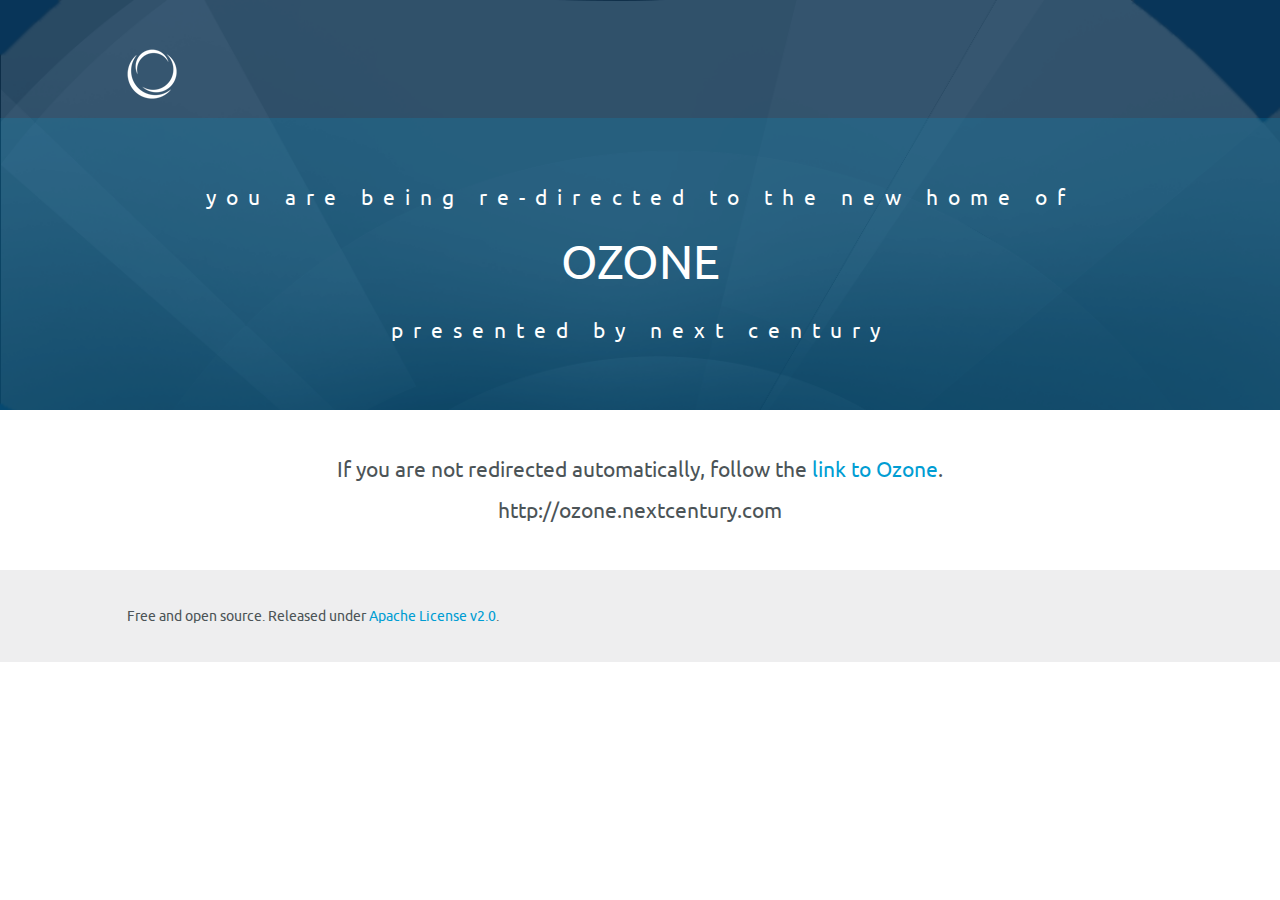
<file: index.html>
<!DOCTYPE HTML>
<!--[if lt IE 7]>      <html class="no-js lt-ie9 lt-ie8 lt-ie7"> <![endif]-->
<!--[if IE 7]>         <html class="no-js lt-ie9 lt-ie8"> <![endif]-->
<!--[if IE 8]>         <html class="no-js lt-ie9"> <![endif]-->
<!--[if gt IE 8]><!--> <html class="no-js"> <!--<![endif]-->
<html lang="en-US">
    <head>
        <meta charset="utf-8">
        <meta http-equiv="X-UA-Compatible" content="IE=edge,chrome=1">
        <title>Ozone Redirect</title>
        <meta name="description" content="">
        <meta name="viewport" content="width=device-width, initial-scale=1">
		<meta http-equiv="refresh" content="5;url=http://ozone.nextcentury.com">

        <link rel="stylesheet" href="css/normalize.min.css" />
        <link rel="stylesheet" href="css/icons.css" />
        <link rel="stylesheet" href="css/main.css" />

        <!--[if lt IE 9]>
            <script src="js/vendor/html5-3.6-respond-1.1.0.min.js"></script>
        <![endif]-->
    </head>
    <body>
         <div class="header-container">
            <header class="wrapper clearfix">
                <h1 class="title"><a href="index.html"><img src="img/logo_o.png" /></a></h1>
            </header>
        
            <div class="section-container one">
                <div class="wrapper clearfix">
                    <h2>You are being re-directed to the new home of</h2>
                    <h1>Ozone</h1>
					<h2>presented by Next Century</h2>
                    <nav class="one">
                    </nav>
                </div>
            </div>
        </div>
		<div class="main-container">
			<div class="main wrapper clearfix" style="text-align:center;">
				<!-- Note: don't tell people to `click` the link, just tell them that it is a link. -->
				<h2>If you are not redirected automatically, follow the <a href='http://ozone.nextcentury.com'>link to Ozone</a>.</h2>
				<h2>http://ozone.nextcentury.com</h2>
            </div>
        </div>

        <div class="footer-container">
            <footer class="wrapper clearfix">
                <p>Free and open source. Released under <a href="http://www.apache.org/licenses/LICENSE-2.0">Apache License v2.0</a>.</p>
            </footer>
        </div>

        <script>window.jQuery || document.write('<script src="js/vendor/jquery-1.11.1.min.js"><\/script>')</script>

        <script src="js/main.js"></script>
	</body>
</html>
</file>
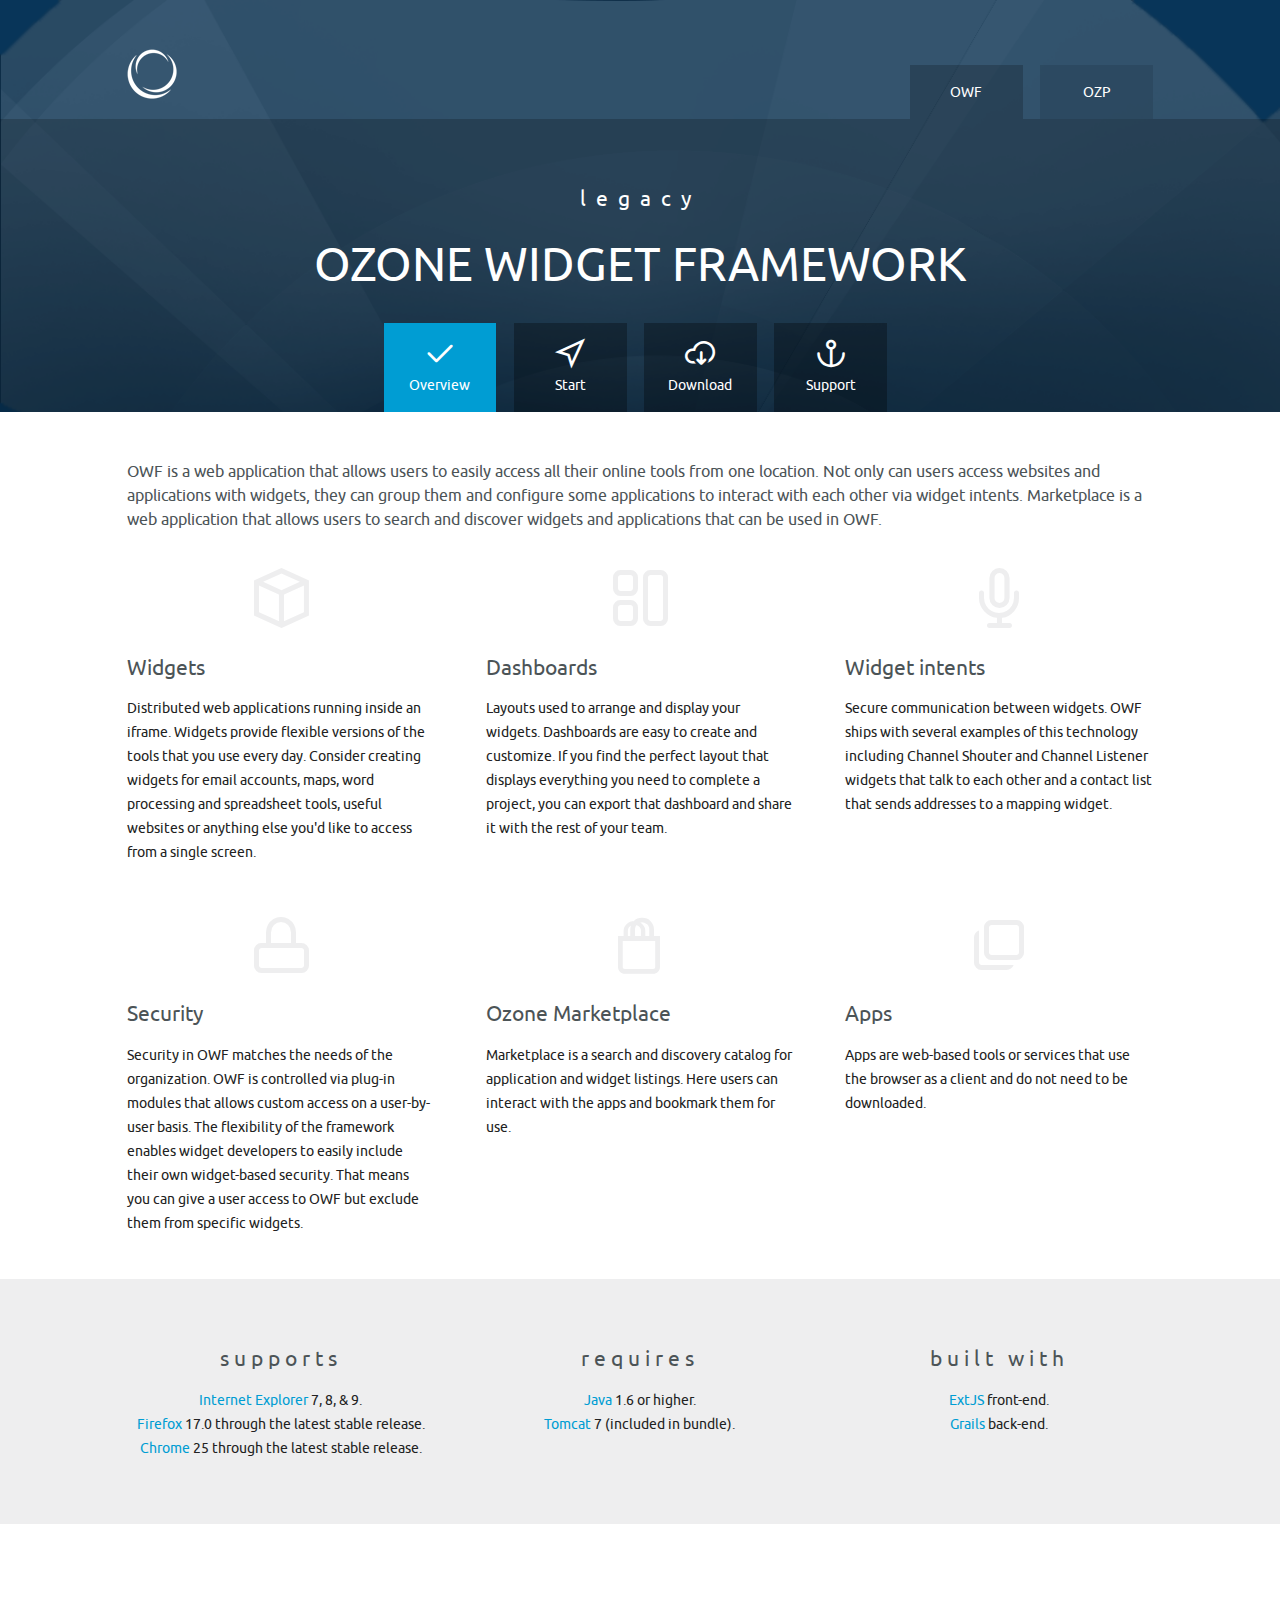
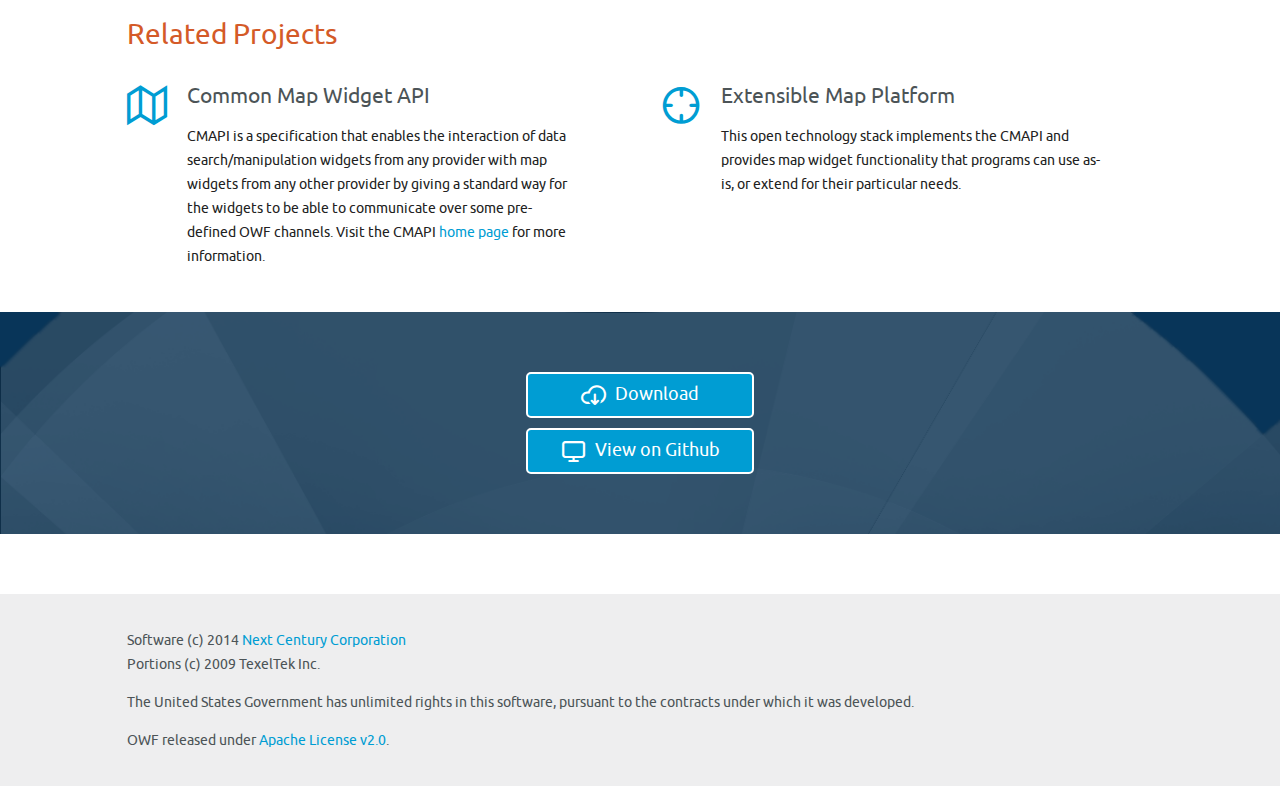
<file: owf.html>
<!DOCTYPE html>
<!--[if lt IE 7]>      <html class="no-js lt-ie9 lt-ie8 lt-ie7"> <![endif]-->
<!--[if IE 7]>         <html class="no-js lt-ie9 lt-ie8"> <![endif]-->
<!--[if IE 8]>         <html class="no-js lt-ie9"> <![endif]-->
<!--[if gt IE 8]><!--> <html class="no-js"> <!--<![endif]-->
    <head>
        <meta charset="utf-8">
        <meta http-equiv="X-UA-Compatible" content="IE=edge,chrome=1">
        <title>Ozone Widget Framework</title>
        <meta name="description" content="">
        <meta name="viewport" content="width=device-width, initial-scale=1">

        <link rel="stylesheet" href="css/normalize.min.css" />
        <link rel="stylesheet" href="css/icons.css" />
        <link rel="stylesheet" href="css/main.css" />

        <!--[if lt IE 9]>
            <script src="js/vendor/html5-3.6-respond-1.1.0.min.js"></script>
        <![endif]-->
    </head>
    <body>
        <!--[if lt IE 7]>
            <p class="browsehappy">You are using an <strong>outdated</strong> browser. Please <a href="http://browsehappy.com/">upgrade your browser</a> to improve your experience.</p>
        <![endif]-->

        <div class="header-container">
            <header class="wrapper clearfix">
                <h1 class="title"><a href="index.html"><img src="img/logo_o.png" /></a></h1>
                <nav>
                    <ul>
                        <li><a href="ozp.html">OZP</a></li>
                        <li><a href="owf.html" class="live">OWF</a></li>
                    </ul>
                </nav>
            </header>
        
            <div class="section-container two">
                <div class="wrapper clearfix">
                    <h2>Legacy</h2>
                    <h1>Ozone Widget Framework</h1>
                    <nav class="two">
                        <ul>
                            <li><a href="owf.html" class="live"><span class="icon-check"></span> Overview</a></li>
                            <li><a href="owf_start.html"><span class="icon-location"></span> Start</a></li>
                            <li><a href="owf_download.html"><span class="icon-cloud-download"></span> Download</a></li>
                            <li><a href="owf_support.html"><span class="icon-anchor"></span> Support</a></li>
                        </ul>
                    </nav>
                </div>
            </div>
        </div>

        <div class="main-container">
            <div class="main wrapper clearfix">
                <h3>OWF is a web application that allows users to easily access all their online tools from one location. Not only can users access websites and applications with widgets, they can group them and configure some applications to interact with each other via widget intents. Marketplace is a web application that allows users to search and discover widgets and applications that can be used in OWF.</h3>
                
                <div class="col3">
                    <h1 class="icon-box"></h1>
                    <h2>Widgets</h2>
                    <p>Distributed web applications running inside an iframe. Widgets provide flexible versions of the tools that you use every day. Consider creating widgets for email accounts, maps, word processing and spreadsheet tools, useful websites or anything else you'd like to access from a single screen.</p>
                </div>
                <div class="col3">
                    <h1 class="icon-content-right"></h1>
                    <h2>Dashboards</h2>
                    <p>Layouts used to arrange and display your widgets. Dashboards are easy to create and customize. If you find the perfect layout that displays everything you need to complete a project, you can export that dashboard and share it with the rest of your team.</p>
                </div>
                <div class="col3">
                    <h1 class="icon-microphone"></h1>
                    <h2>Widget intents</h2>
                    <p>Secure communication between widgets. OWF ships with several examples of this technology including Channel Shouter and Channel Listener widgets that talk to each other and a contact list that sends addresses to a mapping widget.</p>
                </div>
                <hr class="hr-invisible"/>
                <div class="col3">
                    <h1 class="icon-lock"></h1>
                    <h2>Security</h2>
                    <p>Security in OWF matches the needs of the organization. OWF is controlled via plug-in modules that allows custom access on a user-by-user basis. The flexibility of the framework enables widget developers to easily include their own widget-based security. That means you can give a user access to OWF but exclude them from specific widgets.</p>
                </div>
                <div class="col3">
                    <h1 class="icon-shopping"></h1>
                    <h2>Ozone Marketplace</h2>
                    <p>Marketplace is a search and discovery catalog for application and widget listings. Here users can interact with the apps and bookmark them for use.</p>
                </div>
                <div class="col3">
                    <h1 class="icon-stack-2"></h1>
                    <h2>Apps</h2>
                    <p>Apps are web-based tools or services that use the browser as a client and do not need to be downloaded.</p>
                </div>
            </div>
        </div>
        
        <div class="section-container">
            <div class="wrapper clearfix">
                <div class="col3">
                    <h2>Supports</h2>
                    <p><a href="http://windows.microsoft.com/en-US/internet-explorer/download-ie" target="_blank">Internet Explorer</a> 7, 8, &amp; 9.
                    <br /><a href="http://www.mozilla.org/en-US/firefox/new/" target="_blank">Firefox</a> 17.0 through the latest stable release.
                    <br /><a href="https://www.google.com/chrome/browser/desktop/" target="_blank">Chrome</a> 25 through the latest stable release.</p>
                </div>
                <div class="col3">
                    <h2>Requires</h2>
                    <p><a href="http://www.java.com" target="_blank">Java</a> 1.6 or higher.
                    <br /><a href="http://tomcat.apache.org/" target="_blank">Tomcat</a> 7 (included in bundle).</p>
                </div>
                <div class="col3">
                    <h2>Built With</h2>
                    <p><a href="http://www.sencha.com/products/extjs" target="_blank">ExtJS</a> front-end.
                    <br /><a href="http://grails.org/" target="_blank">Grails</a> back-end.</p>
                </div>
            </div>
        </div>

        <div class="main-container">
            <div class="main wrapper clearfix">
                <h1>Related Projects</h1>
                
                <div class="col2">
                    <h1 class="icon-map"></h1>
                    <h2>Common Map Widget API</h2>
                    <p>CMAPI is a specification that enables the interaction of data search/manipulation widgets from any provider with map widgets from any other provider by giving a standard way for the widgets to be able to communicate over some pre-defined OWF channels. Visit the CMAPI <a href="http://www.cmapi.org" target="_blank"> home page </a> for more information.</p>
                </div>
                <div class="col2">
                    <h1 class="icon-location-2"></h1>
                    <h2>Extensible Map Platform</h2>
                    <p>This open technology stack implements the CMAPI and provides map widget functionality that programs can use as-is, or extend for their particular needs.</p>
                </div>
            </div>
        </div>
        
        <div class="section-container bg">
            <div class="wrapper clearfix">
                <a href="owf_download.html" class="button"><span class="icon-cloud-download"></span> Download</a>
                <a href="https://github.com/ozoneplatform" class="button"><span class="icon-monitor"></span> View on Github</a>
            </div>
        </div>

        <div class="main-container">
            <div class="main wrapper clearfix">
            </div>
        </div>

        <div class="footer-container">
            <footer class="wrapper clearfix">
                <p>Software (c) 2014 <a href="http://www.nextcentury.com/">Next Century Corporation</a>
                <br />Portions (c) 2009 TexelTek Inc.</p>
                <p>The United States Government has unlimited rights in this software, pursuant to the contracts under which it was developed.</p>
                <p>OWF released under <a href="http://www.apache.org/licenses/LICENSE-2.0">Apache License v2.0</a>.</p>
            </footer>
        </div>

        <script>window.jQuery || document.write('<script src="js/vendor/jquery-1.11.1.min.js"><\/script>')</script>

        <script src="js/main.js"></script>
    </body>
</html>
</file>
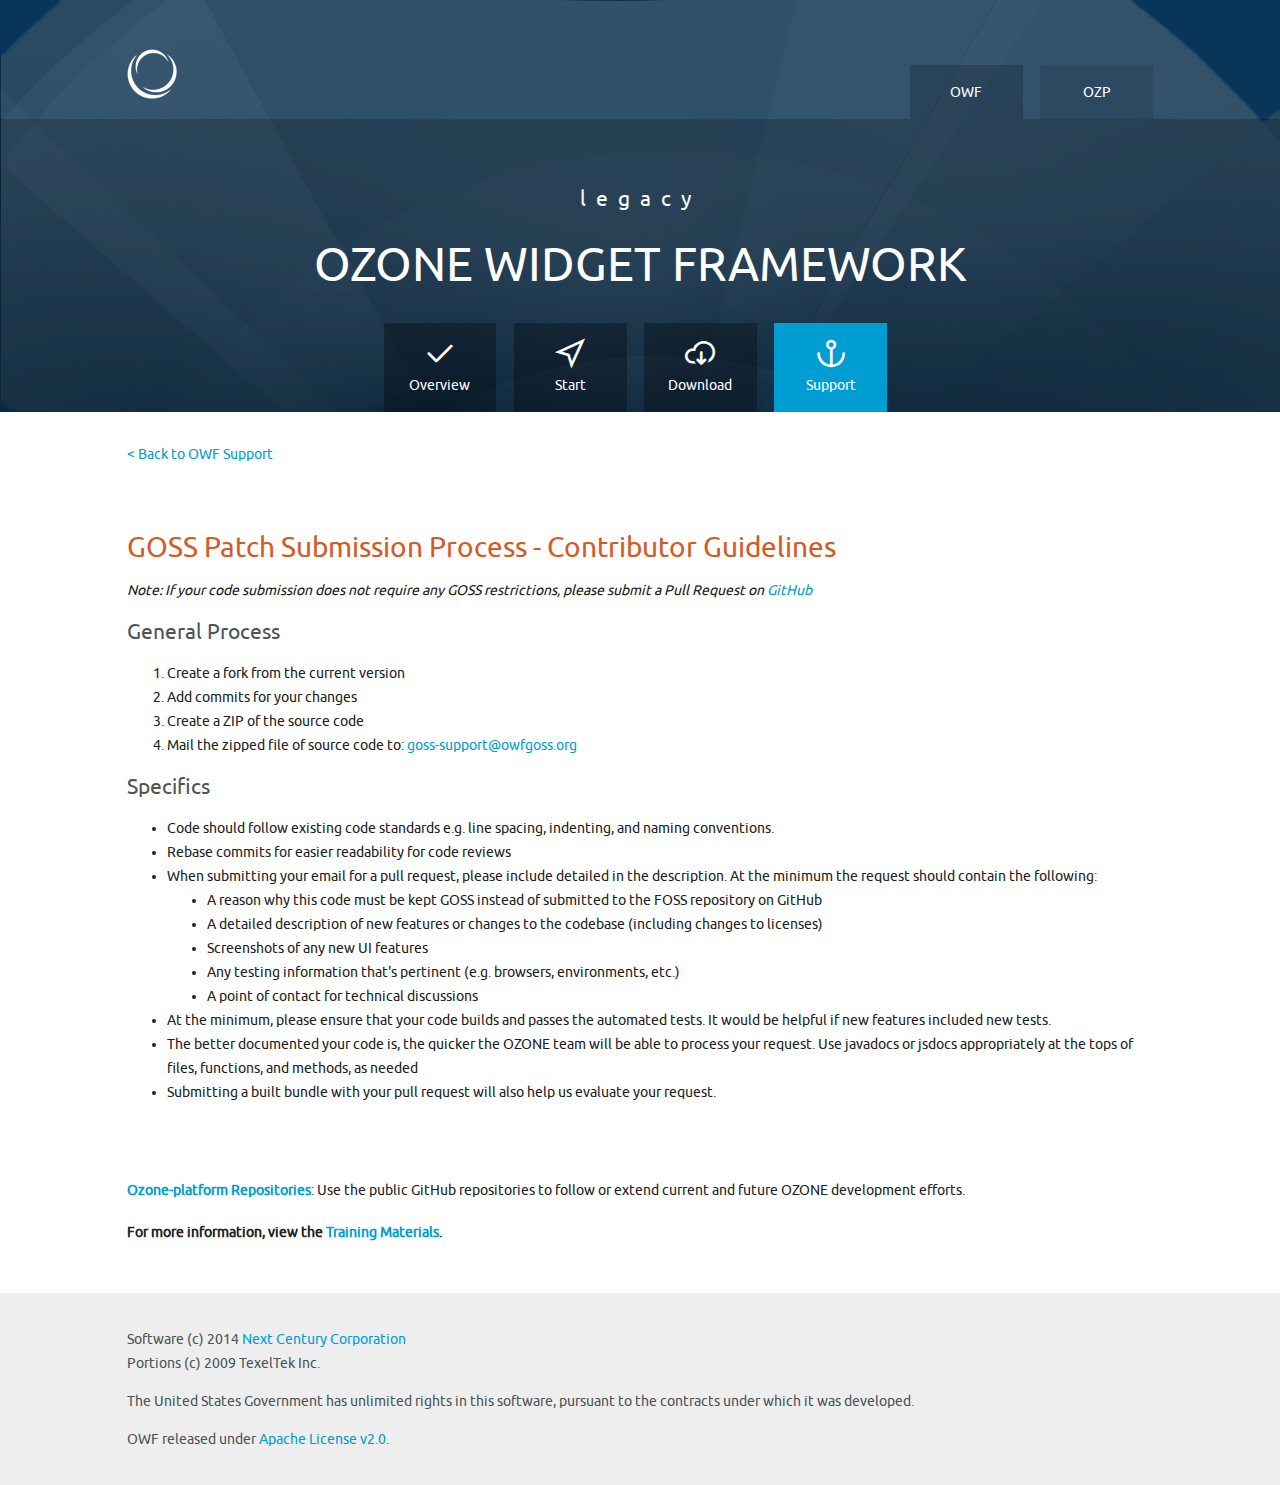
<file: owf_contribution.html>
<!DOCTYPE html>
<!--[if lt IE 7]>      <html class="no-js lt-ie9 lt-ie8 lt-ie7"> <![endif]-->
<!--[if IE 7]>         <html class="no-js lt-ie9 lt-ie8"> <![endif]-->
<!--[if IE 8]>         <html class="no-js lt-ie9"> <![endif]-->
<!--[if gt IE 8]><!--> <html class="no-js"> <!--<![endif]-->
    <head>
        <meta charset="utf-8">
        <meta http-equiv="X-UA-Compatible" content="IE=edge,chrome=1">
        <title>Ozone Widget Framework</title>
        <meta name="description" content="">
        <meta name="viewport" content="width=device-width, initial-scale=1">

        <link rel="stylesheet" href="css/normalize.min.css" />
        <link rel="stylesheet" href="css/icons.css" />
        <link rel="stylesheet" href="css/main.css" />

        <!--[if lt IE 9]>
            <script src="js/vendor/html5-3.6-respond-1.1.0.min.js"></script>
        <![endif]-->
    </head>
    <body>
        <!--[if lt IE 7]>
            <p class="browsehappy">You are using an <strong>outdated</strong> browser. Please <a href="http://browsehappy.com/">upgrade your browser</a> to improve your experience.</p>
        <![endif]-->

        <div class="header-container">
            <header class="wrapper clearfix">
                <h1 class="title"><a href="index.html"><img src="img/logo_o.png" /></a></h1>
                <nav>
                    <ul>
                        <li><a href="ozp.html">OZP</a></li>
                        <li><a href="owf.html" class="live">OWF</a></li>
                    </ul>
                </nav>
            </header>
        
            <div class="section-container two">
                <div class="wrapper clearfix">
                    <h2>Legacy</h2>
                    <h1>Ozone Widget Framework</h1>
                    <nav class="two">
                        <ul>
                            <li><a href="owf.html"><span class="icon-check"></span> Overview</a></li>
                            <li><a href="owf_start.html"><span class="icon-location"></span> Start</a></li>
                            <li><a href="owf_download.html"><span class="icon-cloud-download"></span> Download</a></li>
                            <li><a href="owf_support.html" class="live"><span class="icon-anchor"></span> Support</a></li>
                        </ul>
                    </nav>
                </div>
            </div>
        </div>

        <div class="main-container">
            <div class="main wrapper clearfix">
                <a href="owf_support.html">< Back to OWF Support</a>
				<h1>GOSS Patch Submission Process - Contributor Guidelines</h1>
				<i>Note: If your code submission does not require any GOSS restrictions, please submit a Pull Request on <a target="_blank" href="https://github.com/ozoneplatform">GitHub</a></i>
				<h2>General Process</h2>
				<ol>
					<li>Create a fork from the current version</li>
					<li>Add commits for your changes</li>
					<li>Create a ZIP of the source code</li>
					<li>Mail the zipped file of source code to: <a href="mailto:goss-support@owfgoss.org">goss-support@owfgoss.org</a></li>	
				</ol>
				<h2>Specifics</h2>
				<ul>
					<li>Code should follow existing code standards e.g. line spacing, indenting, and naming conventions.</li>
					<li>Rebase commits for easier readability for code reviews</li>
					<li>When submitting your email for a pull request, please include detailed in the description. At the minimum the request should contain the following:
						<ul>
                            <li>A reason why this code must be kept GOSS instead of submitted to the FOSS repository on GitHub</li> 
						    <li>A detailed description of new features or changes to the codebase (including changes to licenses)</li>
						    <li>Screenshots of any new UI features</li>
						    <li>Any testing information that's pertinent (e.g. browsers, environments, etc.)</li>
						    <li>A point of contact for technical discussions</li>
						</ul>
					</li>
					<li>At the minimum, please ensure that your code builds and passes the automated tests. It would be helpful if new features included new tests.</li>
					<li>The better documented your code is, the quicker the OZONE team will be able to process your request. Use javadocs or jsdocs appropriately at the tops of files, functions, and methods, as needed</li>
					<li>Submitting a built bundle with your pull request will also help us evaluate your request.</li>
				</ul>
             </div>
            <div class="main wrapper clearfix">
                <p><a href="https://github.com/ozoneplatform"><b>Ozone-platform Repositories</b></a>: Use the public GitHub repositories to follow or extend current and future OZONE development efforts.</p>
                <h4>For more information, view the <a href="https://github.com/ozoneplatform/owf-omp-docs/tree/master">Training Materials</a>.</h4>
            </div>
        </div>

        <div class="footer-container">
            <footer class="wrapper clearfix">
                <p>Software (c) 2014 <a href="http://www.nextcentury.com/">Next Century Corporation</a>
                <br />Portions (c) 2009 TexelTek Inc.</p>
                <p>The United States Government has unlimited rights in this software, pursuant to the contracts under which it was developed.</p>
                <p>OWF released under <a href="http://www.apache.org/licenses/LICENSE-2.0">Apache License v2.0</a>.</p>
            </footer>
        </div>

        <script>window.jQuery || document.write('<script src="js/vendor/jquery-1.11.1.min.js"><\/script>')</script>

        <script src="js/main.js"></script>
    </body>
</html>
</file>
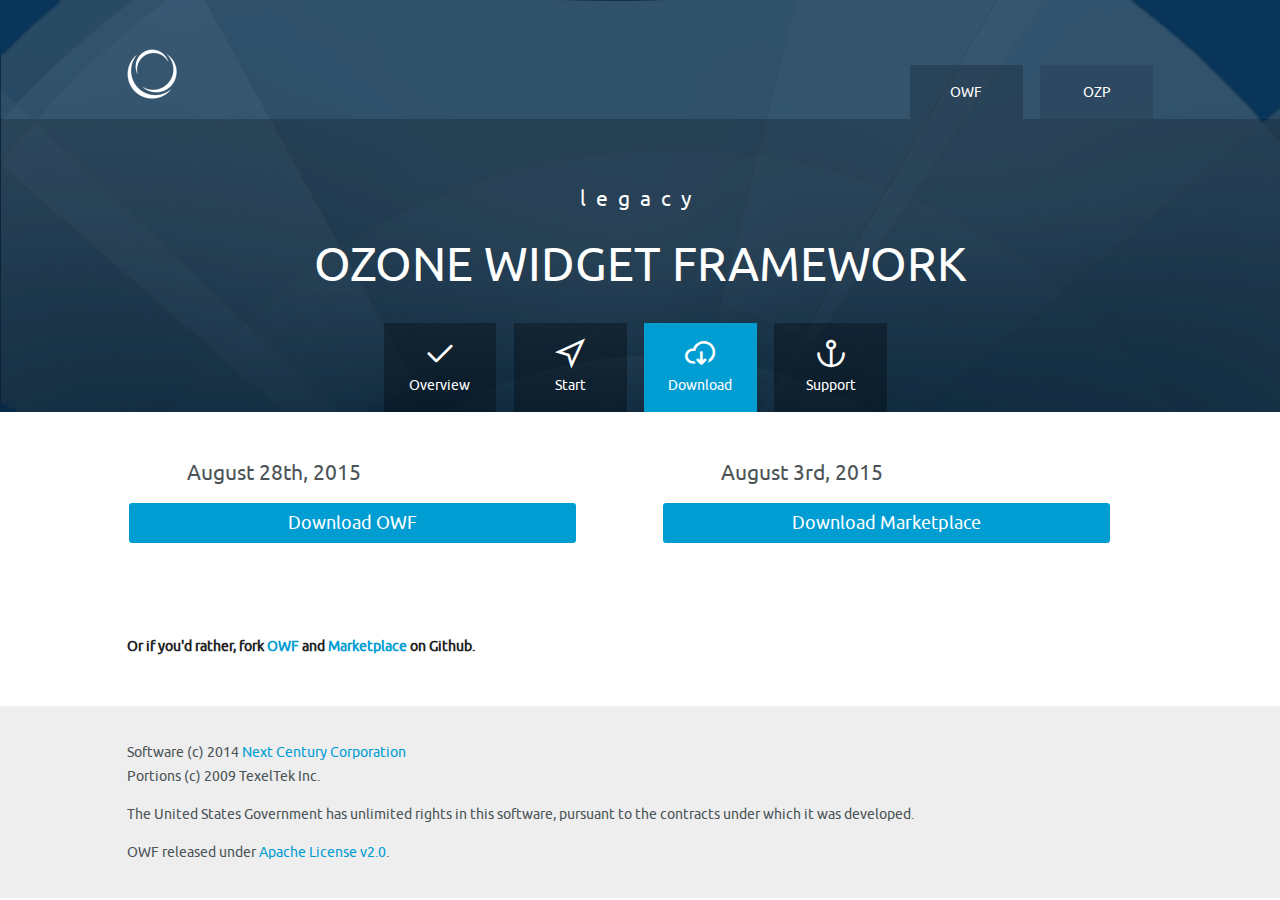
<file: owf_download.html>
<!DOCTYPE html>
<!--[if lt IE 7]>      <html class="no-js lt-ie9 lt-ie8 lt-ie7"> <![endif]-->
<!--[if IE 7]>         <html class="no-js lt-ie9 lt-ie8"> <![endif]-->
<!--[if IE 8]>         <html class="no-js lt-ie9"> <![endif]-->
<!--[if gt IE 8]><!--> <html class="no-js"> <!--<![endif]-->
    <head>
        <meta charset="utf-8">
        <meta http-equiv="X-UA-Compatible" content="IE=edge,chrome=1">
        <title>Ozone Widget Framework</title>
        <meta name="description" content="">
        <meta name="viewport" content="width=device-width, initial-scale=1">

        <link rel="stylesheet" href="css/normalize.min.css" />
        <link rel="stylesheet" href="css/icons.css" />
        <link rel="stylesheet" href="css/main.css" />

        <!--[if lt IE 9]>
            <script src="js/vendor/html5-3.6-respond-1.1.0.min.js"></script>
        <![endif]-->
    </head>
    <body>
        <!--[if lt IE 7]>
            <p class="browsehappy">You are using an <strong>outdated</strong> browser. Please <a href="http://browsehappy.com/">upgrade your browser</a> to improve your experience.</p>
        <![endif]-->

        <div class="header-container">
            <header class="wrapper clearfix">
                <h1 class="title"><a href="index.html"><img src="img/logo_o.png" /></a></h1>
                <nav>
                    <ul>
                        <li><a href="ozp.html">OZP</a></li>
                        <li><a href="owf.html" class="live">OWF</a></li>
                    </ul>
                </nav>
            </header>
        
            <div class="section-container two">
                <div class="wrapper clearfix">
                    <h2>Legacy</h2>
                    <h1>Ozone Widget Framework</h1>
                    <nav class="two">
                        <ul>
                            <li><a href="owf.html"><span class="icon-check"></span> Overview</a></li>
                            <li><a href="owf_start.html"><span class="icon-location"></span> Start</a></li>
                            <li><a href="owf_download.html" class="live"><span class="icon-cloud-download"></span> Download</a></li>
                            <li><a href="owf_support.html"><span class="icon-anchor"></span> Support</a></li>
                        </ul>
                    </nav>
                </div>
            </div>
        </div>

        <div class="main-container">
            <div class="main wrapper clearfix">
                <div class="col2">
                    <h2>August 28th, 2015</h2>
                    <a class="button full" href="https://github.com/ozoneplatform/owf-framework/releases">Download OWF</a>
                </div>
                <div class="col2">
                    <h2>August 3rd, 2015</h2>
                    <a class="button full" href="https://github.com/ozoneplatform/omp-marketplace/releases">Download Marketplace</a>
                </div>
            </div>
            <div class="main wrapper clearfix">
                <h4>Or if you'd rather, fork <a href="https://github.com/ozoneplatform/owf-framework">OWF</a> and <a href="https://github.com/ozoneplatform/omp-marketplace">Marketplace</a> on Github.</h4>
            </div>
        </div>

        <div class="footer-container">
            <footer class="wrapper clearfix">
                <p>Software (c) 2014 <a href="http://www.nextcentury.com/">Next Century Corporation</a>
                <br />Portions (c) 2009 TexelTek Inc.</p>
                <p>The United States Government has unlimited rights in this software, pursuant to the contracts under which it was developed.</p>
                <p>OWF released under <a href="http://www.apache.org/licenses/LICENSE-2.0">Apache License v2.0</a>.</p>
            </footer>
        </div>

        <script>window.jQuery || document.write('<script src="js/vendor/jquery-1.11.1.min.js"><\/script>')</script>

        <script src="js/main.js"></script>
    </body>
</html>
</file>
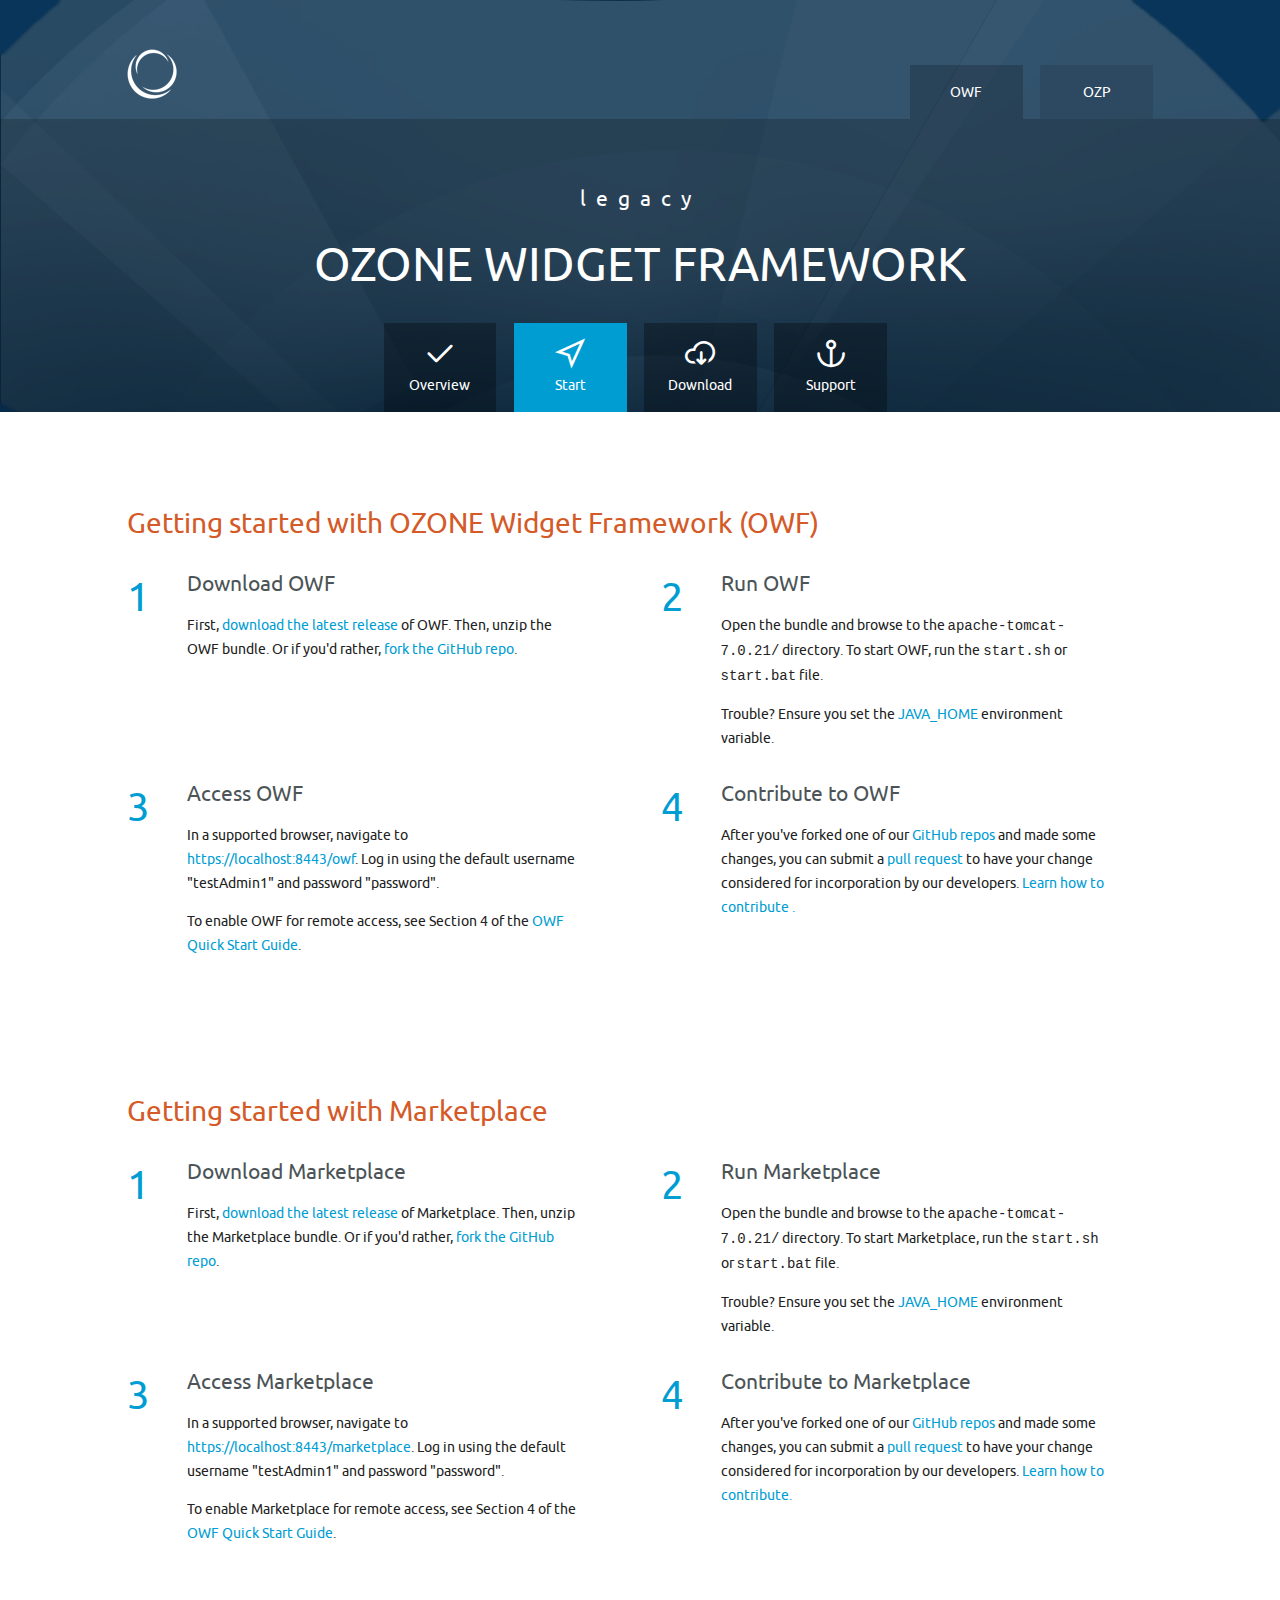
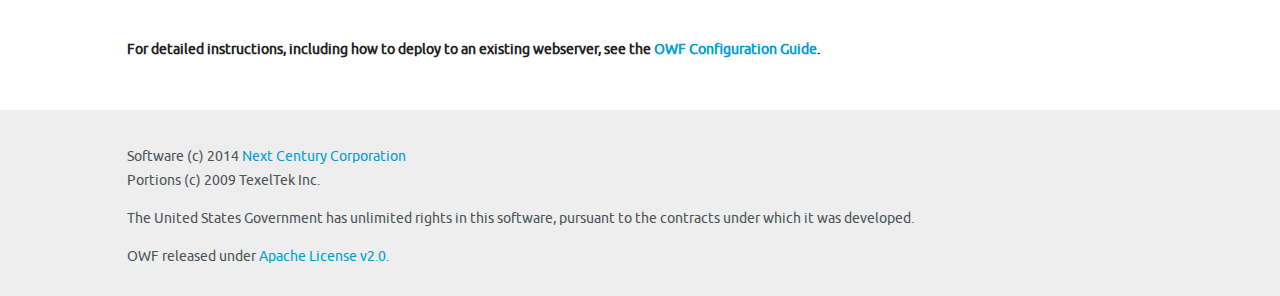
<file: owf_start.html>
<!DOCTYPE html>
<!--[if lt IE 7]>      <html class="no-js lt-ie9 lt-ie8 lt-ie7"> <![endif]-->
<!--[if IE 7]>         <html class="no-js lt-ie9 lt-ie8"> <![endif]-->
<!--[if IE 8]>         <html class="no-js lt-ie9"> <![endif]-->
<!--[if gt IE 8]><!--> <html class="no-js"> <!--<![endif]-->
    <head>
        <meta charset="utf-8">
        <meta http-equiv="X-UA-Compatible" content="IE=edge,chrome=1">
        <title>Ozone Widget Framework</title>
        <meta name="description" content="">
        <meta name="viewport" content="width=device-width, initial-scale=1">

        <link rel="stylesheet" href="css/normalize.min.css" />
        <link rel="stylesheet" href="css/icons.css" />
        <link rel="stylesheet" href="css/main.css" />

        <!--[if lt IE 9]>
            <script src="js/vendor/html5-3.6-respond-1.1.0.min.js"></script>
        <![endif]-->
    </head>
    <body>
        <!--[if lt IE 7]>
            <p class="browsehappy">You are using an <strong>outdated</strong> browser. Please <a href="http://browsehappy.com/">upgrade your browser</a> to improve your experience.</p>
        <![endif]-->

        <div class="header-container">
            <header class="wrapper clearfix">
                <h1 class="title"><a href="index.html"><img src="img/logo_o.png" /></a></h1>
                <nav>
                    <ul>
                        <li><a href="ozp.html">OZP</a></li>
                        <li><a href="owf.html" class="live">OWF</a></li>
                    </ul>
                </nav>
            </header>
        
            <div class="section-container two">
                <div class="wrapper clearfix">
                    <h2>Legacy</h2>
                    <h1>Ozone Widget Framework</h1>
                    <nav class="two">
                        <ul>
                            <li><a href="owf.html"><span class="icon-check"></span> Overview</a></li>
                            <li><a href="owf_start.html" class="live"><span class="icon-location"></span> Start</a></li>
                            <li><a href="owf_download.html"><span class="icon-cloud-download"></span> Download</a></li>
                            <li><a href="owf_support.html"><span class="icon-anchor"></span> Support</a></li>
                        </ul>
                    </nav>
                </div>
            </div>
        </div>

        <div class="main-container">
            <div class="main wrapper clearfix">
				<h1>Getting started with OZONE Widget Framework (OWF)</h1>
                <div class="col2">
                    <h1 class="icon-">1</h1>
                    <h2>Download OWF</h2>
                    <p>First, <a href="owf_download.html">download the latest release</a> of OWF. Then, unzip the OWF bundle. Or if you'd rather, <a href="https://github.com/ozoneplatform/owf-framework">fork the GitHub repo</a>.</p>
                </div>
                <div class="col2">
                    <h1 class="icon-">2</h1>
                    <h2>Run OWF</h2>
                    <p>Open the bundle and browse to the <code>apache-tomcat-7.0.21/</code> directory. To start OWF, run the <code>start.sh</code> or <code>start.bat</code> file.</p>
                    <p>Trouble? Ensure you set the <a href="http://docs.oracle.com/cd/E19182-01/820-7851/inst_cli_jdk_javahome_t/index.html">JAVA_HOME</a> environment variable.</p>
                </div>
                <div class="col2">
                    <h1 class="icon-">3</h1>
                    <h2>Access OWF</h2>
                    <p>In a supported browser, navigate to <a href="https://localhost:8443/owf">https://localhost:8443/owf</a>. Log in using the default username "testAdmin1" and password "password".</p>
                    <p>To enable OWF for remote access, see Section 4 of the <a href="https://github.com/ozoneplatform/owf-omp-docs/blob/master/OZONE%20Guides/OWF%20Quick%20Start%20Guide.pdf">OWF Quick Start Guide</a>.</p>
                </div>
                <div class="col2">
                    <h1 class="icon-">4</h1>
                    <h2>Contribute to OWF</h2>
                    <p>After you've forked one of our <a href="https://github.com/ozoneplatform">GitHub repos</a> and made some changes, you can submit a <a href="https://help.github.com/articles/using-pull-requests">pull request</a> to have your change considered for incorporation by our developers. <a href="https://github.com/ozoneplatform/owf-framework/blob/master/CONTRIBUTING.md">Learn how to contribute .</a></p>
                </div>
            </div>
			<div class="main wrapper clearfix">	
				<h1>Getting started with Marketplace</h1>
                <div class="col2">
                    <h1 class="icon-">1</h1>
                    <h2>Download Marketplace</h2>
                    <p>First, <a href="owf_download.html">download the latest release</a> of Marketplace. Then, unzip the Marketplace bundle. Or if you'd rather, <a href="https://github.com/ozoneplatform/owf-marketplace">fork the GitHub repo</a>.</p>
                </div>
                <div class="col2">
                    <h1 class="icon-">2</h1>
                    <h2>Run Marketplace</h2>
                    <p>Open the bundle and browse to the <code>apache-tomcat-7.0.21/</code> directory. To start Marketplace, run the <code>start.sh</code> or <code>start.bat</code> file.</p>
                    <p>Trouble? Ensure you set the <a href="http://docs.oracle.com/cd/E19182-01/820-7851/inst_cli_jdk_javahome_t/index.html">JAVA_HOME</a> environment variable.</p>
                </div>
                <div class="col2">
                    <h1 class="icon-">3</h1>
                    <h2>Access Marketplace</h2>
                    <p>In a supported browser, navigate to <a href="https://localhost:8443/marketplace">https://localhost:8443/marketplace</a>. Log in using the default username "testAdmin1" and password "password".</p>
                    <p>To enable Marketplace for remote access, see Section 4 of the <a href="https://github.com/ozoneplatform/owf-omp-docs/blob/master/OZONE%20Guides/OWF%20Quick%20Start%20Guide.pdf">OWF Quick Start Guide</a>.</p>
                </div>
                <div class="col2">
                    <h1 class="icon-">4</h1>
                    <h2>Contribute to Marketplace</h2>
                    <p>After you've forked one of our <a href="https://github.com/ozoneplatform">GitHub repos</a> and made some changes, you can submit a <a href="https://help.github.com/articles/using-pull-requests">pull request</a> to have your change considered for incorporation by our developers. <a href="https://github.com/ozoneplatform/omp-marketplace/blob/master/CONTRIBUTING.md">Learn how to contribute.</a></p>
                </div>
            </div>
            <div class="main wrapper clearfix">
                <h4>For detailed instructions, including how to deploy to an existing webserver, see the <a href="https://github.com/ozoneplatform/owf-omp-docs/blob/master/OZONE%20Guides/OWF%20Configuration%20Guide.pdf">OWF Configuration Guide</a>.</h4>
            </div>
        </div>

        <div class="footer-container">
            <footer class="wrapper clearfix">
                <p>Software (c) 2014 <a href="http://www.nextcentury.com/">Next Century Corporation</a>
                <br />Portions (c) 2009 TexelTek Inc.</p>
                <p>The United States Government has unlimited rights in this software, pursuant to the contracts under which it was developed.</p>
                <p>OWF released under <a href="http://www.apache.org/licenses/LICENSE-2.0">Apache License v2.0</a>.</p>
            </footer>
        </div>

        <script>window.jQuery || document.write('<script src="js/vendor/jquery-1.11.1.min.js"><\/script>')</script>

        <script src="js/main.js"></script>
    </body>
</html>
</file>
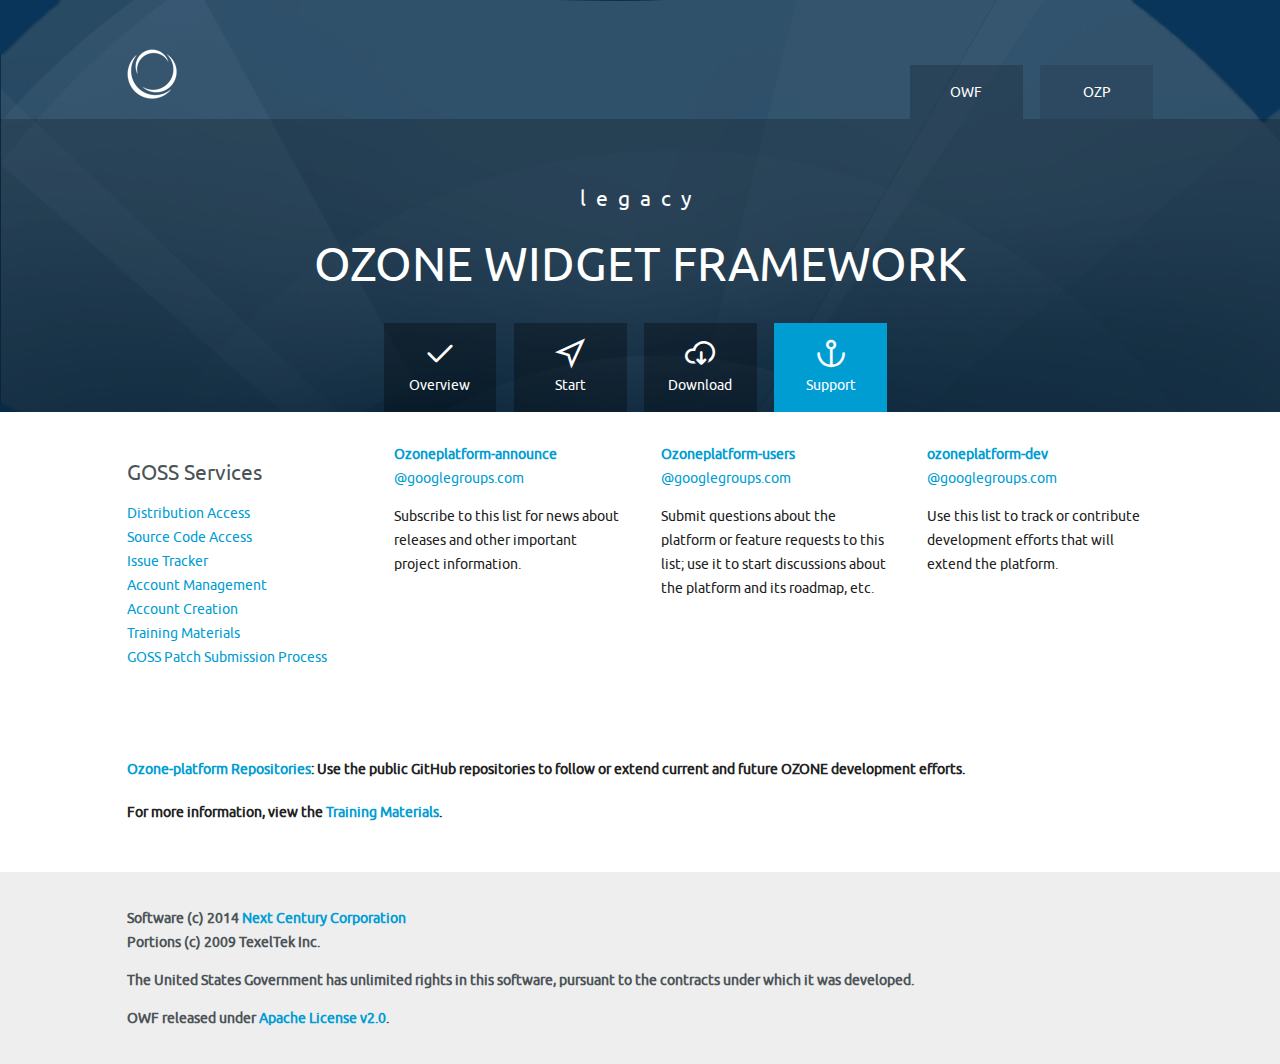
<file: owf_support.html>
<!DOCTYPE html>
<!--[if lt IE 7]>      <html class="no-js lt-ie9 lt-ie8 lt-ie7"> <![endif]-->
<!--[if IE 7]>         <html class="no-js lt-ie9 lt-ie8"> <![endif]-->
<!--[if IE 8]>         <html class="no-js lt-ie9"> <![endif]-->
<!--[if gt IE 8]><!--> <html class="no-js"> <!--<![endif]-->
    <head>
        <meta charset="utf-8">
        <meta http-equiv="X-UA-Compatible" content="IE=edge,chrome=1">
        <title>Ozone Widget Framework</title>
        <meta name="description" content="">
        <meta name="viewport" content="width=device-width, initial-scale=1">

        <link rel="stylesheet" href="css/normalize.min.css" />
        <link rel="stylesheet" href="css/icons.css" />
        <link rel="stylesheet" href="css/main.css" />

        <!--[if lt IE 9]>
            <script src="js/vendor/html5-3.6-respond-1.1.0.min.js"></script>
        <![endif]-->
    </head>
    <body>
        <!--[if lt IE 7]>
            <p class="browsehappy">You are using an <strong>outdated</strong> browser. Please <a href="http://browsehappy.com/">upgrade your browser</a> to improve your experience.</p>
        <![endif]-->

        <div class="header-container">
            <header class="wrapper clearfix">
                <h1 class="title"><a href="index.html"><img src="img/logo_o.png" /></a></h1>
                <nav>
                    <ul>
                        <li><a href="ozp.html">OZP</a></li>
                        <li><a href="owf.html" class="live">OWF</a></li>
                    </ul>
                </nav>
            </header>
        
            <div class="section-container two">
                <div class="wrapper clearfix">
                    <h2>Legacy</h2>
                    <h1>Ozone Widget Framework</h1>
                    <nav class="two">
                        <ul>
                            <li><a href="owf.html"><span class="icon-check"></span> Overview</a></li>
                            <li><a href="owf_start.html"><span class="icon-location"></span> Start</a></li>
                            <li><a href="owf_download.html"><span class="icon-cloud-download"></span> Download</a></li>
                            <li><a href="owf_support.html" class="live"><span class="icon-anchor"></span> Support</a></li>
                        </ul>
                    </nav>
                </div>
            </div>
        </div>

        <div class="main-container">
            <div class="main wrapper clearfix">
                <div class="col4">
                    <h2>GOSS Services</h2> 
                    <p>
                        <!-- out of commission
                        <a target="_blank" href="https://www.owfgoss.org/downloads">Distribution Access</a><br />
                        <a target="_blank" href="https://www.owfgoss.org/git">Source Code Access</a><br />
                        <a target="_blank" href="https://www.owfgoss.org/jira/">Issue Tracker</a><br />
                        <a target="_blank" href="https://www.owfgoss.org/crowd">Account Management</a><br />
                        <a target="_blank" href="https://devtools.di2e.net/accounts.php">Account Creation</a><br />
                        <a target="_blank" href="https://www.owfgoss.org/downloads/Training">Training Materials</a><br />
                        -->
                        <!-- error page links -->
                        <a target="_blank" href="https://confluence.di2e.net/display/OWFGOSS/Releases">Distribution Access</a><br />
                        <a target="_blank" href="https://confluence.di2e.net/display/OWFGOSS/Source+Code+Repositories">Source Code Access</a><br />
                        <a target="_blank" href="https://jira.di2e.net/projects/OWFGOSS">Issue Tracker</a><br />
                        <a target="_blank" href="https://storefront.di2e.net/openstorefront/#/">Account Management</a><br />
                        <a target="_blank" href="https://devtools.di2e.net/accounts.php">Account Creation</a><br />
                        <a target="_blank" href="https://confluence.di2e.net/display/OWFGOSS/Training">Training Materials</a><br />
						<a href="owf_contribution.html"> GOSS Patch Submission Process</a>
                    </p>
                </div>
                <div class="col4">
                    <a href="http://groups.google.com/group/ozoneplatform-announce"><b>Ozoneplatform-announce</b><br />@googlegroups.com</a>
                    <p>Subscribe to this list for news about releases and other important project information.</p>
                </div>
                <div class="col4">
                    <a href="http://groups.google.com/group/ozoneplatform-users"><b>Ozoneplatform-users</b><br />@googlegroups.com</a>
                    <p>Submit questions about the platform or feature requests to this list; use it to start discussions about the platform and its roadmap, etc.</p>
                </div>
                <div class="col4">
                    <a href="http://groups.google.com/group/ozoneplatform-dev"><b>ozoneplatform-dev</b><br />@googlegroups.com</a>
                    <p>Use this list to track or contribute development efforts that will extend the platform.</p>
                </div>             
            </div>
            <div class="main wrapper clearfix">
                <p><a href="https://github.com/ozoneplatform"><b>Ozone-platform Repositories</a>: Use the public GitHub repositories to follow or extend current and future OZONE development efforts.</p>
                <h4>For more information, view the <a href="https://github.com/ozoneplatform/owf-omp-docs/tree/master">Training Materials</a>.</h4>
            </div>
        </div>

        <div class="footer-container">
            <footer class="wrapper clearfix">
                <p>Software (c) 2014 <a href="http://www.nextcentury.com/">Next Century Corporation</a>
                <br />Portions (c) 2009 TexelTek Inc.</p>
                <p>The United States Government has unlimited rights in this software, pursuant to the contracts under which it was developed.</p>
                <p>OWF released under <a href="http://www.apache.org/licenses/LICENSE-2.0">Apache License v2.0</a>.</p>
            </footer>
        </div>

        <script>window.jQuery || document.write('<script src="js/vendor/jquery-1.11.1.min.js"><\/script>')</script>

        <script src="js/main.js"></script>
    </body>
</html>
</file>
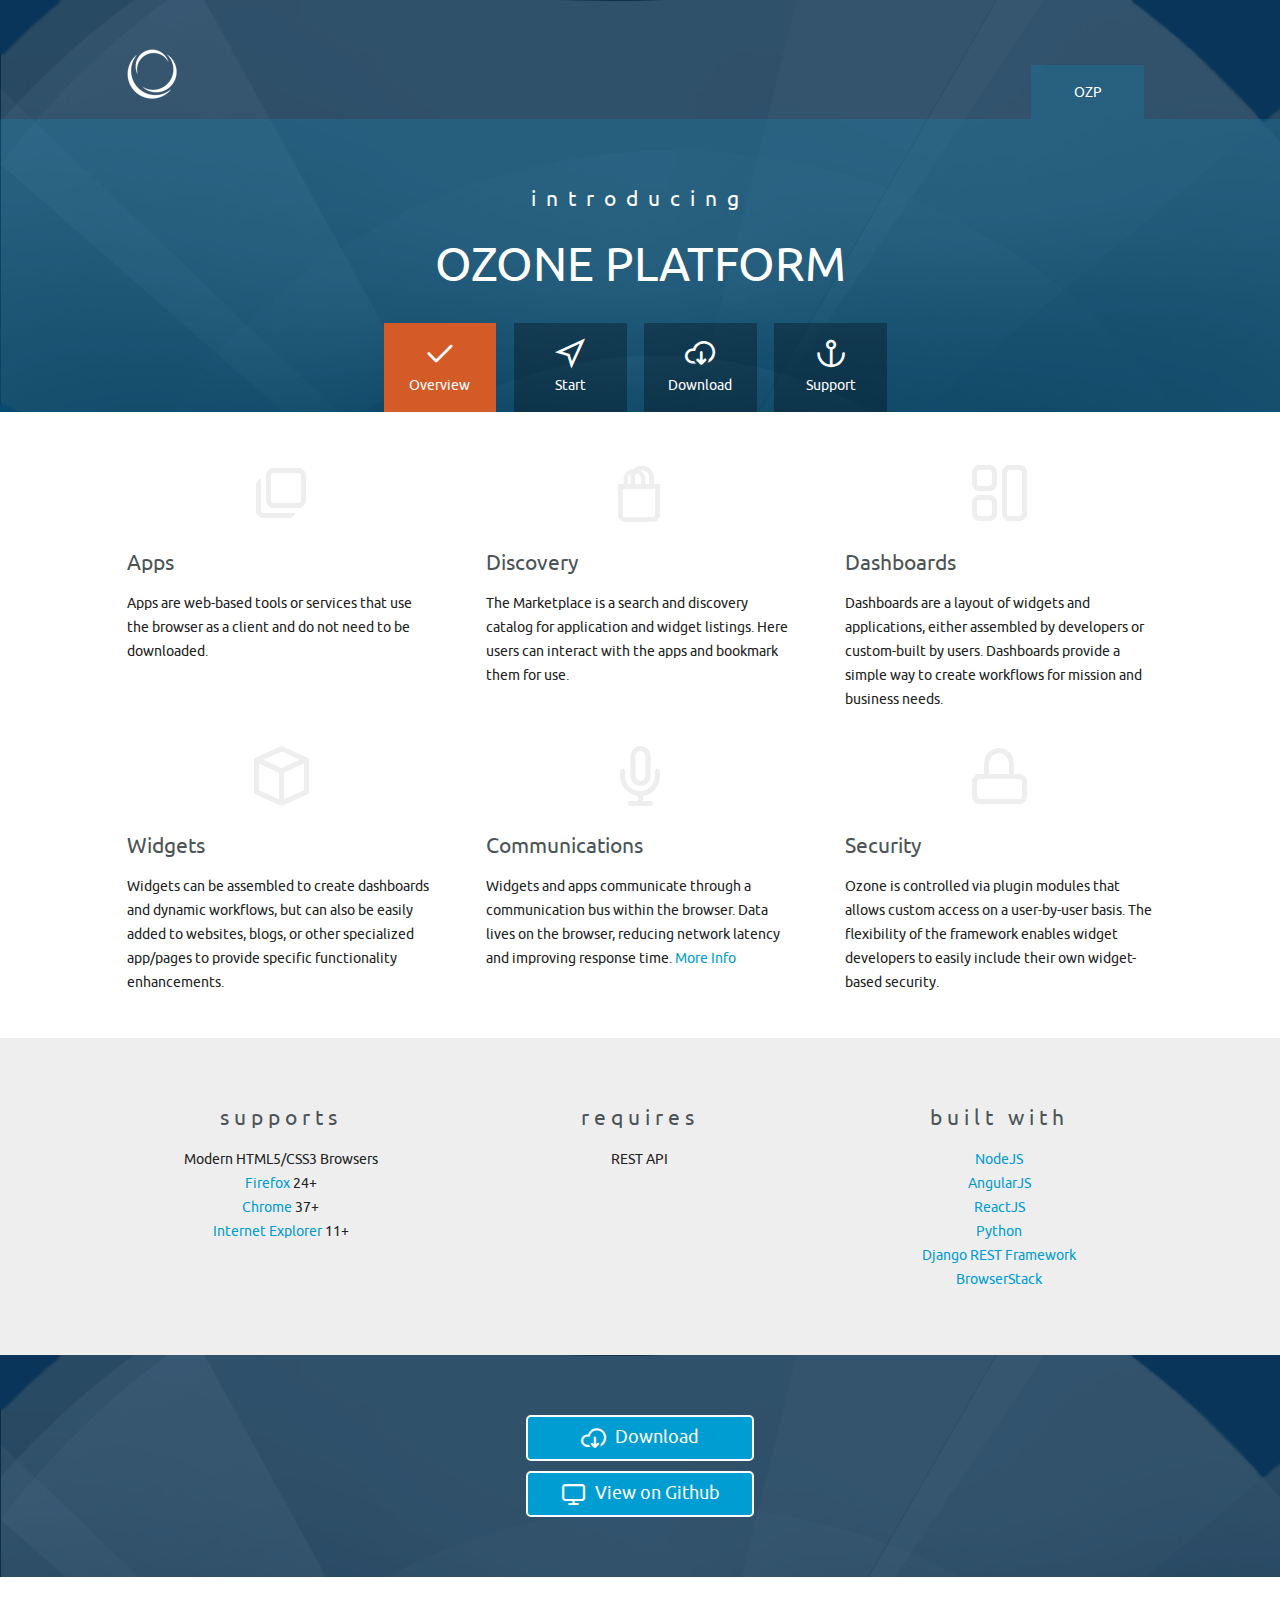
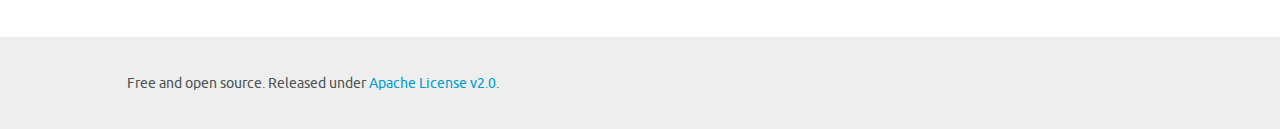
<file: ozp.html>
<!DOCTYPE html>
<!--[if lt IE 7]>      <html class="no-js lt-ie9 lt-ie8 lt-ie7"> <![endif]-->
<!--[if IE 7]>         <html class="no-js lt-ie9 lt-ie8"> <![endif]-->
<!--[if IE 8]>         <html class="no-js lt-ie9"> <![endif]-->
<!--[if gt IE 8]><!--> <html class="no-js"> <!--<![endif]-->
    <head>
        <meta charset="utf-8">
        <meta http-equiv="X-UA-Compatible" content="IE=edge,chrome=1">
        <title>Ozone Platform</title>
        <meta name="description" content="">
        <meta name="viewport" content="width=device-width, initial-scale=1">

        <link rel="stylesheet" href="css/normalize.min.css" />
        <link rel="stylesheet" href="css/icons.css" />
        <link rel="stylesheet" href="css/main.css" />

        <!--[if lt IE 9]>
            <script src="js/vendor/html5-3.6-respond-1.1.0.min.js"></script>
        <![endif]-->
    </head>
    <body>
        <!--[if lt IE 7]>
            <p class="browsehappy">You are using an <strong>outdated</strong> browser. Please <a href="http://browsehappy.com/">upgrade your browser</a> to improve your experience.</p>
        <![endif]-->

        <div class="header-container">
            <header class="wrapper clearfix">
                <h1 class="title"><a href="index.html"><img src="img/logo_o.png" /></a></h1>
                <nav>
                    <ul>
                        <li><a href="ozp.html" class="live one">OZP</a></li>
                    </ul>
                </nav>
            </header>
        
            <div class="section-container one">
                <div class="wrapper clearfix">
                    <h2>Introducing</h2>
                    <h1>Ozone Platform</h1>
                    <nav class="one">
                        <ul>
                            <li><a href="ozp.html" class="live"><span class="icon-check"></span> Overview</a></li>
                            <li><a href="ozp_start.html"><span class="icon-location"></span> Start</a></li>
                            <li><a href="ozp_download.html"><span class="icon-cloud-download"></span> Download</a></li>
                            <li><a href="ozp_support.html"><span class="icon-anchor"></span> Support</a></li>
                        </ul>
                    </nav>
                </div>
            </div>
        </div>

        <div class="main-container">
            <div class="main wrapper clearfix">
                <div class="col3">
                    <h1 class="icon-stack-2"></h1>
                    <h2>Apps</h2>
                    <p>Apps are web-based tools or services that use the browser as a client and do not need to be downloaded.</p>
                </div>
                <div class="col3">
                    <h1 class="icon-shopping"></h1>
                    <h2>Discovery</h2>
                    <p>The Marketplace is a search and discovery catalog for application and widget listings. Here users can interact with the apps and bookmark them for use.</p>
                </div>
                <div class="col3">
                    <h1 class="icon-content-right"></h1>
                    <h2>Dashboards</h2>
                    <p>Dashboards are a layout of widgets and applications, either assembled by developers or custom-built by users. Dashboards provide a simple way to create workflows for mission and business needs.</p>
                </div>
                <div class="col3">
                    <h1 class="icon-box"></h1>
                    <h2>Widgets</h2>
                    <p>Widgets can be assembled to create dashboards and dynamic workflows, but can also be easily added to websites, blogs, or other specialized app/pages to provide specific functionality enhancements.</p>
                </div>
                <div class="col3">
                    <h1 class="icon-microphone"></h1>
                    <h2>Communications</h2>
                    <p>Widgets and apps communicate through a communication bus within the browser. Data lives on the browser, reducing network latency and improving response time. <a href="http://ozone-development.github.io/ozp-iwc/"target="_blank" >More Info</a></p>
                </div>
                <div class="col3">
                    <h1 class="icon-lock"></h1>
                    <h2>Security</h2>
                    <p>Ozone is controlled via plugin modules that allows custom access on a user-by-user basis. The flexibility of the framework enables widget developers to easily include their own widget-based security.</p>
                </div>
            </div>
        </div>
        
        <div class="section-container">
            <div class="wrapper clearfix">
                <div class="col3">
                    <h2>Supports</h2>
                    <p>Modern HTML5/CSS3 Browsers
                    <br /><a href="http://www.mozilla.org/en-US/firefox/new/" target="_blank">Firefox</a> 24+
                    <br /><a href="https://www.google.com/chrome/browser/" target="_blank">Chrome</a> 37+
                    <br /><a href="http://windows.microsoft.com/en-US/internet-explorer/download-ie" target="_blank">Internet Explorer</a> 11+</p>
                </div>
                <div class="col3">
                    <h2>Requires</h2>
                    <p>REST API</p>
                </div>
                <div class="col3">
                    <h2>Built With</h2>
                    <p><a href="http://nodejs.org/" target="_blank">NodeJS</a>
                    <br /><a href="https://angularjs.org/" target="_blank">AngularJS</a>
                    <br /><a href="http://facebook.github.io/react/" target="_blank">ReactJS</a>
                    <br /><a href="https://www.python.org/" target="_blank">Python</a>
                    <br /><a href="http://www.django-rest-framework.org/" target="_blank">Django REST Framework</a>
                    <br /><a href="https://www.browserstack.com/" target="_blank">BrowserStack</a></p>
                </div>
            </div>
        </div>

        <div class="section-container bg">
            <div class="wrapper clearfix">
                <a href="ozp_download.html" class="button"><span class="icon-cloud-download"></span> Download</a>
                <a href="https://github.com/ozone-development" class="button"><span class="icon-monitor"></span> View on Github</a>
            </div>
        </div>
        
        <div class="main-container">
            <div class="main wrapper clearfix">
            </div>
        </div>

        <div class="footer-container">
            <footer class="wrapper clearfix">
                <p>Free and open source. Released under <a href="http://www.apache.org/licenses/LICENSE-2.0">Apache License v2.0</a>.</p>
            </footer>
        </div>

        <script>window.jQuery || document.write('<script src="js/vendor/jquery-1.11.1.min.js"><\/script>')</script>

        <script src="js/main.js"></script>
    </body>
</html>
</file>
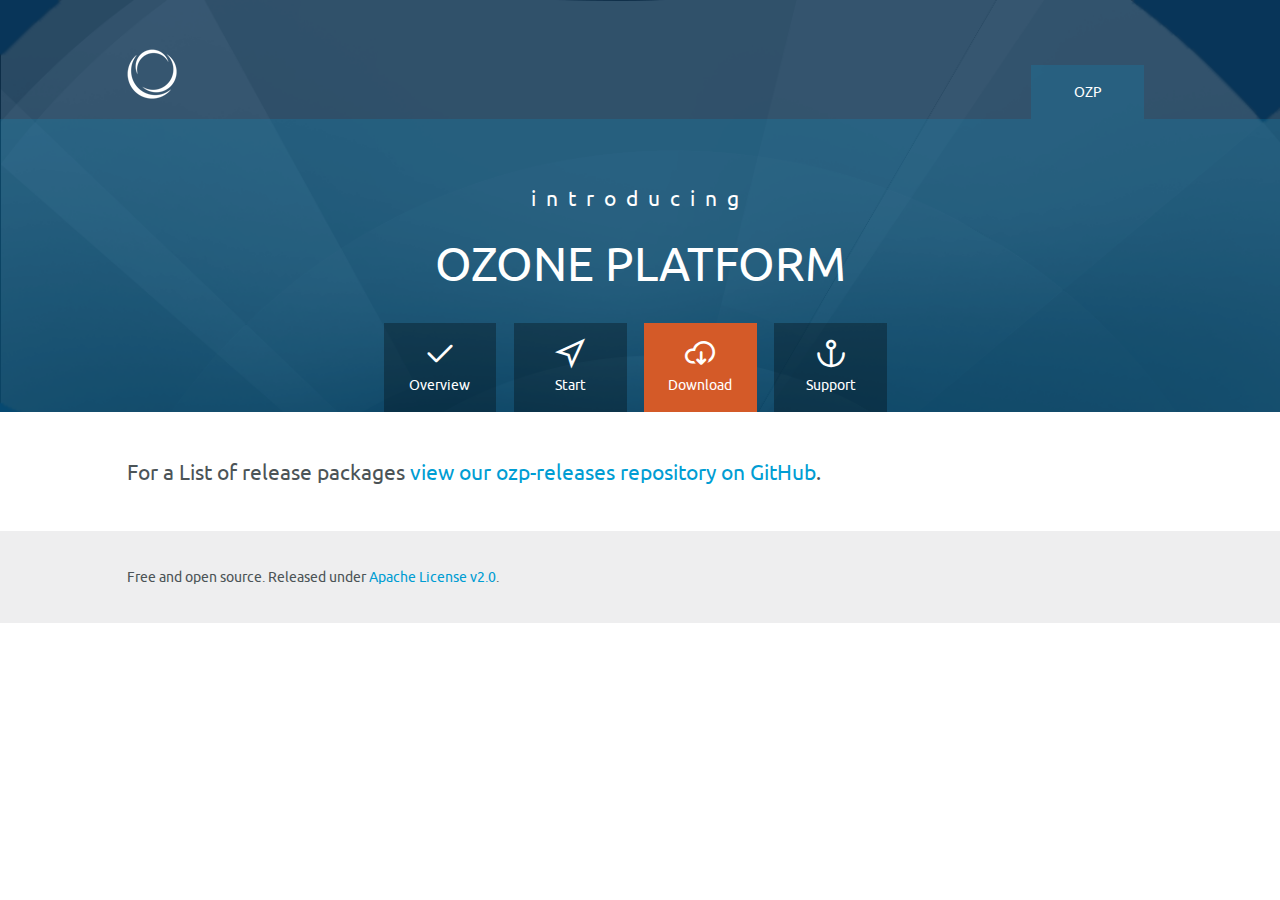
<file: ozp_download.html>
<!DOCTYPE html>
<!--[if lt IE 7]>      <html class="no-js lt-ie9 lt-ie8 lt-ie7"> <![endif]-->
<!--[if IE 7]>         <html class="no-js lt-ie9 lt-ie8"> <![endif]-->
<!--[if IE 8]>         <html class="no-js lt-ie9"> <![endif]-->
<!--[if gt IE 8]><!--> <html class="no-js"> <!--<![endif]-->
    <head>
        <meta charset="utf-8">
        <meta http-equiv="X-UA-Compatible" content="IE=edge,chrome=1">
        <title>Ozone Platform</title>
        <meta name="description" content="">
        <meta name="viewport" content="width=device-width, initial-scale=1">

        <link rel="stylesheet" href="css/normalize.min.css" />
        <link rel="stylesheet" href="css/icons.css" />
        <link rel="stylesheet" href="css/main.css" />

        <!--[if lt IE 9]>
            <script src="js/vendor/html5-3.6-respond-1.1.0.min.js"></script>
        <![endif]-->
    </head>
    <body>
        <!--[if lt IE 7]>
            <p class="browsehappy">You are using an <strong>outdated</strong> browser. Please <a href="http://browsehappy.com/">upgrade your browser</a> to improve your experience.</p>
        <![endif]-->

        <div class="header-container">
            <header class="wrapper clearfix">
                <h1 class="title"><a href="index.html"><img src="img/logo_o.png" /></a></h1>
                <nav>
                    <ul>
                        <li><a href="ozp.html" class="live one">OZP</a></li>
                    </ul>
                </nav>
            </header>
        
            <div class="section-container one">
                <div class="wrapper clearfix">
                    <h2>Introducing</h2>
                    <h1>Ozone Platform</h1>
                    <nav class="one">
                        <ul>
                            <li><a href="ozp.html"><span class="icon-check"></span> Overview</a></li>
                            <li><a href="ozp_start.html"><span class="icon-location"></span> Start</a></li>
                            <li><a href="ozp_download.html" class="live"><span class="icon-cloud-download"></span> Download</a></li>
                            <li><a href="ozp_support.html"><span class="icon-anchor"></span> Support</a></li>
                        </ul>
                    </nav>
                </div>
            </div>
        </div>

        <div class="main-container">
            <div class="main wrapper clearfix">
                <h2>For a List of release packages <a href="https://github.com/ozoneplatform/ozp-releases">view our ozp-releases repository on GitHub</a>.</h2>
            </div>
        </div>

        <div class="footer-container">
            <footer class="wrapper clearfix">
                <p>Free and open source. Released under <a href="http://www.apache.org/licenses/LICENSE-2.0">Apache License v2.0</a>.</p>
            </footer>
        </div>

        <script>window.jQuery || document.write('<script src="js/vendor/jquery-1.11.1.min.js"><\/script>')</script>

        <script src="js/main.js"></script>
    </body>
</html>
</file>
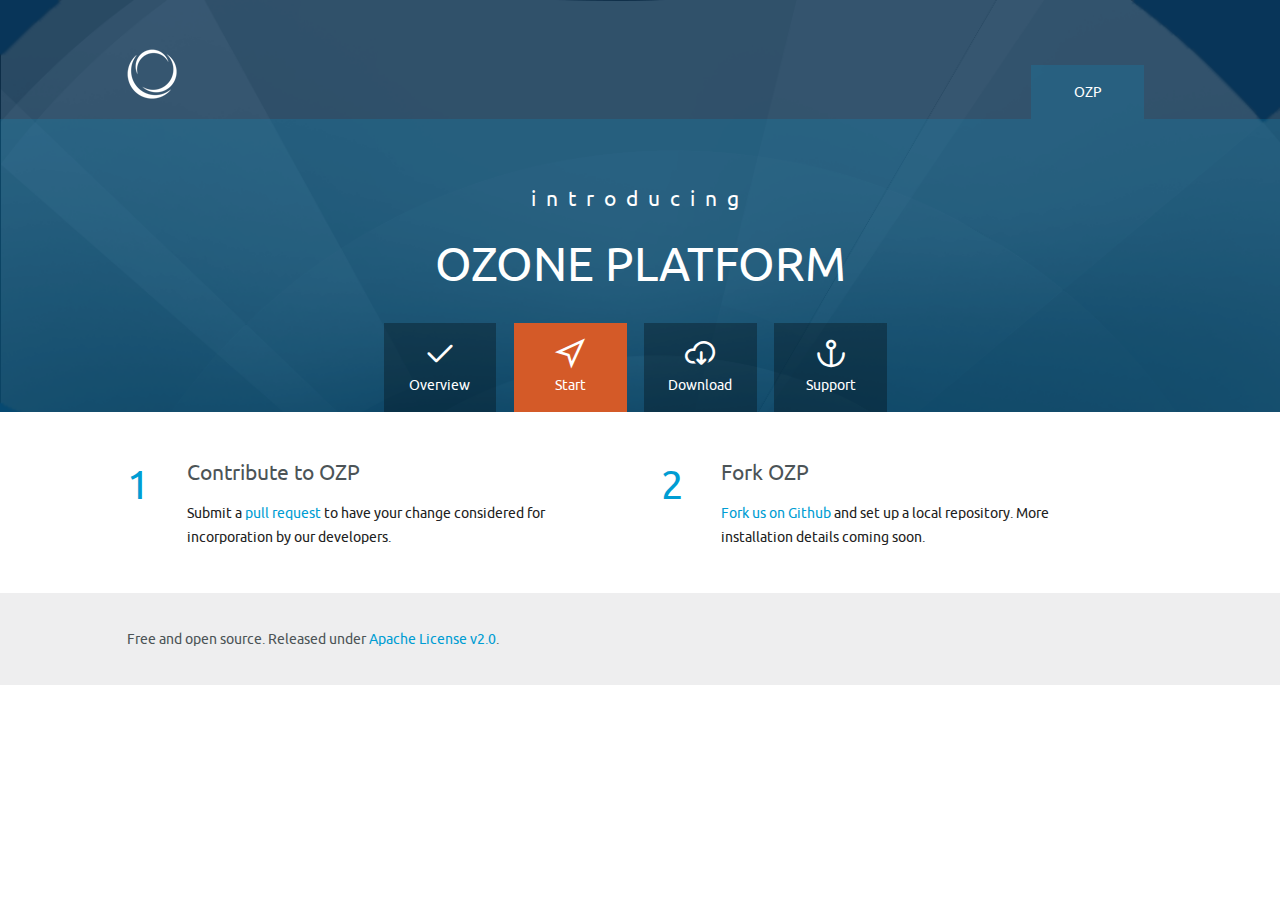
<file: ozp_start.html>
<!DOCTYPE html>
<!--[if lt IE 7]>      <html class="no-js lt-ie9 lt-ie8 lt-ie7"> <![endif]-->
<!--[if IE 7]>         <html class="no-js lt-ie9 lt-ie8"> <![endif]-->
<!--[if IE 8]>         <html class="no-js lt-ie9"> <![endif]-->
<!--[if gt IE 8]><!--> <html class="no-js"> <!--<![endif]-->
    <head>
        <meta charset="utf-8">
        <meta http-equiv="X-UA-Compatible" content="IE=edge,chrome=1">
        <title>Ozone Platform</title>
        <meta name="description" content="">
        <meta name="viewport" content="width=device-width, initial-scale=1">

        <link rel="stylesheet" href="css/normalize.min.css" />
        <link rel="stylesheet" href="css/icons.css" />
        <link rel="stylesheet" href="css/main.css" />

        <!--[if lt IE 9]>
            <script src="js/vendor/html5-3.6-respond-1.1.0.min.js"></script>
        <![endif]-->
    </head>
    <body>
        <!--[if lt IE 7]>
            <p class="browsehappy">You are using an <strong>outdated</strong> browser. Please <a href="http://browsehappy.com/">upgrade your browser</a> to improve your experience.</p>
        <![endif]-->

        <div class="header-container">
            <header class="wrapper clearfix">
                <h1 class="title"><a href="index.html"><img src="img/logo_o.png" /></a></h1>
                <nav>
                    <ul>
                        <li><a href="ozp.html" class="live one">OZP</a></li>
                    </ul>
                </nav>
            </header>
        
            <div class="section-container one">
                <div class="wrapper clearfix">
                    <h2>Introducing</h2>
                    <h1>Ozone Platform</h1>
                    <nav class="one">
                        <ul>
                            <li><a href="ozp.html"><span class="icon-check"></span> Overview</a></li>
                            <li><a href="ozp_start.html" class="live"><span class="icon-location"></span> Start</a></li>
                            <li><a href="ozp_download.html"><span class="icon-cloud-download"></span> Download</a></li>
                            <li><a href="ozp_support.html"><span class="icon-anchor"></span> Support</a></li>
                        </ul>
                    </nav>
                </div>
            </div>
        </div>

        <div class="main-container">
            <div class="main wrapper clearfix">
                <div class="col2">
                    <h1 class="icon-">1</h1>
                    <h2>Contribute to OZP</h2>
                    <p>Submit a <a href="https://github.com/ozone-development/ozp-documentation/blob/master/CONTRIBUTING.md">pull request</a> to have your change considered for incorporation by our developers.</p>
                </div>
                <div class="col2">
                    <h1 class="icon-">2</h1>
                    <h2>Fork OZP</h2>
                    <p><a href="https://github.com/ozone-development">Fork us on Github</a> and set up a local repository. More installation details coming soon.</p>
                </div>
            </div>
        </div>

        <div class="footer-container">
            <footer class="wrapper clearfix">
                <p>Free and open source. Released under <a href="http://www.apache.org/licenses/LICENSE-2.0">Apache License v2.0</a>.</p>
            </footer>
        </div>

        <script>window.jQuery || document.write('<script src="js/vendor/jquery-1.11.1.min.js"><\/script>')</script>

        <script src="js/main.js"></script>
    </body>
</html>
</file>
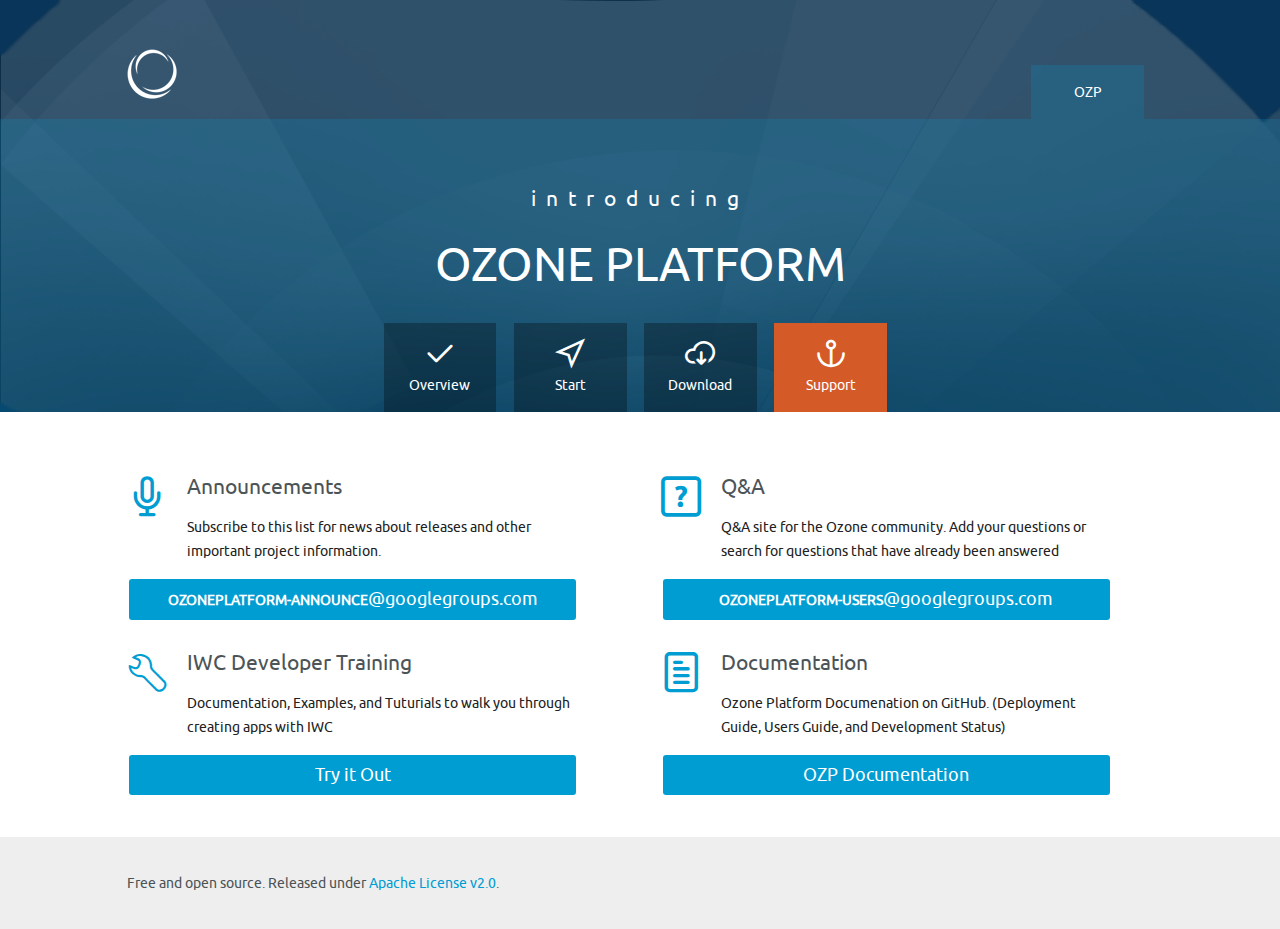
<file: ozp_support.html>
<!DOCTYPE html>
<!--[if lt IE 7]>      <html class="no-js lt-ie9 lt-ie8 lt-ie7"> <![endif]-->
<!--[if IE 7]>         <html class="no-js lt-ie9 lt-ie8"> <![endif]-->
<!--[if IE 8]>         <html class="no-js lt-ie9"> <![endif]-->
<!--[if gt IE 8]><!--> <html class="no-js"> <!--<![endif]-->
    <head>
        <meta charset="utf-8">
        <meta http-equiv="X-UA-Compatible" content="IE=edge,chrome=1">
        <title>Ozone Platform</title>
        <meta name="description" content="">
        <meta name="viewport" content="width=device-width, initial-scale=1">

        <link rel="stylesheet" href="css/normalize.min.css" />
        <link rel="stylesheet" href="css/icons.css" />
        <link rel="stylesheet" href="css/main.css" />

        <!--[if lt IE 9]>
            <script src="js/vendor/html5-3.6-respond-1.1.0.min.js"></script>
        <![endif]-->
    </head>
    <body>
        <!--[if lt IE 7]>
            <p class="browsehappy">You are using an <strong>outdated</strong> browser. Please <a href="http://browsehappy.com/">upgrade your browser</a> to improve your experience.</p>
        <![endif]-->

        <div class="header-container">
            <header class="wrapper clearfix">
                <h1 class="title"><a href="index.html"><img src="img/logo_o.png" /></a></h1>
                <nav>
                    <ul>
                        <li><a href="ozp.html" class="live one">OZP</a></li>
                    </ul>
                </nav>
            </header>
        
            <div class="section-container one">
                <div class="wrapper clearfix">
                    <h2>Introducing</h2>
                    <h1>Ozone Platform</h1>
                    <nav class="one">
                        <ul>
                            <li><a href="ozp.html"><span class="icon-check"></span> Overview</a></li>
                            <li><a href="ozp_start.html"><span class="icon-location"></span> Start</a></li>
                            <li><a href="ozp_download.html"><span class="icon-cloud-download"></span> Download</a></li>
                            <li><a href="ozp_support.html" class="live"><span class="icon-anchor"></span> Support</a></li>
                        </ul>
                    </nav>
                </div>
            </div>
        </div>

        <div class="main-container">
            <div class="main wrapper clearfix">
              <p>  
                <div class="col2">
                    <h1 class="icon-microphone"></h1>
                    <h2>Announcements</h2>
                    <p>Subscribe to this list for news about releases and other important project information.</p>
                    <a class="button full" href="http://groups.google.com/group/ozoneplatform-announce" target="_blank"><b>Ozoneplatform-announce</b>@googlegroups.com</a>
                </div>
                 <div class="col2">
                    <h1 class="icon-question"></h1>
                    <h2>Q&A</h2>
                    <p>Q&A site for the Ozone community. Add your questions or search for questions that have already been answered</p>
                    <a class="button full" href="http://groups.google.com/group/ozoneplatform-users" target="_blank"><b>Ozoneplatform-users</b>@googlegroups.com</a>
                </div>
            </p>
            <p>
                <div class="col2">
                    <h1 class="icon-wrench"></h1>
                    <h2>IWC Developer Training</h2>
                    <p>Documentation, Examples, and Tuturials to walk you through creating apps with IWC</p>
                    <a class="button full" href="http://ozone-development.github.io/ozp-iwc/" target="_blank">Try it Out</a>
                </div>
                <div class="col2">
                    <h1 class="icon-paper"></h1>
                    <h2>Documentation</h2>
                    <p>Ozone Platform Documenation on GitHub. (Deployment Guide, Users Guide, and Development Status) </p>
                    <a class="button full" href="https://github.com/ozone-development/ozp-documentation" target="_blank">OZP Documentation </a>
                </div>
            </p>
            </div>
        </div>

        <div class="footer-container">
            <footer class="wrapper clearfix">
                <p>Free and open source. Released under <a href="http://www.apache.org/licenses/LICENSE-2.0">Apache License v2.0</a>.</p>
            </footer>
        </div>

        <script>window.jQuery || document.write('<script src="js/vendor/jquery-1.11.1.min.js"><\/script>')</script>

        <script src="js/main.js"></script>
    </body>
</html>
</file>
<file: css/icons.css>
@font-face {
	font-family: 'icons';
	src: url('fonts/icons.eot');
}
@font-face {
	font-family: 'icons';
	src: url([data-uri]) format('truetype'),
		 url([data-uri]) format('woff');
	font-weight: normal;
	font-style: normal;
}

[class^="icon-"], [class*=" icon-"] {
	font-family: 'icons', Ubuntu, Calibri, sans-serif;
	speak: none;
	font-style: normal;
	font-weight: normal;
	font-variant: normal;
	text-transform: none;
	line-height: 1;

	/* Better Font Rendering =========== */
	-webkit-font-smoothing: antialiased;
	-moz-osx-font-smoothing: grayscale;
}

.icon-type:before {
	content: "\e608";
}
.icon-pencil:before {
	content: "\e609";
}
.icon-bell-filled:before {
	content: "\e600";
}
.icon-home:before {
	content: "\e601";
}
.icon-question:before {
	content: "\e602";
}
.icon-shopping:before {
	content: "\e603";
}
.icon-shopping-settings:before {
	content: "\e604";
}
.icon-wrench:before {
	content: "\e605";
}
.icon-eye:before {
	content: "\e000";
}
.icon-paper-clip:before {
	content: "\e001";
}
.icon-mail:before {
	content: "\e002";
}
.icon-toggle:before {
	content: "\e003";
}
.icon-layout:before {
	content: "\e004";
}
.icon-link:before {
	content: "\e005";
}
.icon-bell:before {
	content: "\e006";
}
.icon-lock:before {
	content: "\e007";
}
.icon-unlock:before {
	content: "\e008";
}
.icon-ribbon:before {
	content: "\e009";
}
.icon-image:before {
	content: "\e010";
}
.icon-signal:before {
	content: "\e011";
}
.icon-target:before {
	content: "\e012";
}
.icon-clipboard:before {
	content: "\e013";
}
.icon-clock:before {
	content: "\e014";
}
.icon-watch:before {
	content: "\e015";
}
.icon-air-play:before {
	content: "\e016";
}
.icon-camera:before {
	content: "\e017";
}
.icon-video:before {
	content: "\e018";
}
.icon-disc:before {
	content: "\e019";
}
.icon-printer:before {
	content: "\e020";
}
.icon-monitor:before {
	content: "\e021";
}
.icon-server:before {
	content: "\e022";
}
.icon-cog:before {
	content: "\e023";
}
.icon-heart:before {
	content: "\e024";
}
.icon-paragraph:before {
	content: "\e025";
}
.icon-align-justify:before {
	content: "\e026";
}
.icon-align-left:before {
	content: "\e027";
}
.icon-align-center:before {
	content: "\e028";
}
.icon-align-right:before {
	content: "\e029";
}
.icon-book:before {
	content: "\e030";
}
.icon-layers:before {
	content: "\e031";
}
.icon-stack:before {
	content: "\e032";
}
.icon-stack-2:before {
	content: "\e033";
}
.icon-paper:before {
	content: "\e034";
}
.icon-paper-stack:before {
	content: "\e035";
}
.icon-search:before {
	content: "\e036";
}
.icon-zoom-in:before {
	content: "\e037";
}
.icon-zoom-out:before {
	content: "\e038";
}
.icon-reply:before {
	content: "\e039";
}
.icon-circle-plus:before {
	content: "\e040";
}
.icon-circle-minus:before {
	content: "\e041";
}
.icon-circle-check:before {
	content: "\e042";
}
.icon-circle-cross:before {
	content: "\e043";
}
.icon-square-plus:before {
	content: "\e044";
}
.icon-square-minus:before {
	content: "\e045";
}
.icon-square-check:before {
	content: "\e046";
}
.icon-square-cross:before {
	content: "\e047";
}
.icon-microphone:before {
	content: "\e048";
}
.icon-record:before {
	content: "\e049";
}
.icon-skip-back:before {
	content: "\e050";
}
.icon-rewind:before {
	content: "\e051";
}
.icon-play:before {
	content: "\e052";
}
.icon-pause:before {
	content: "\e053";
}
.icon-stop:before {
	content: "\e054";
}
.icon-fast-forward:before {
	content: "\e055";
}
.icon-skip-forward:before {
	content: "\e056";
}
.icon-shuffle:before {
	content: "\e057";
}
.icon-repeat:before {
	content: "\e058";
}
.icon-folder:before {
	content: "\e059";
}
.icon-umbrella:before {
	content: "\e060";
}
.icon-moon:before {
	content: "\e061";
}
.icon-thermometer:before {
	content: "\e062";
}
.icon-drop:before {
	content: "\e063";
}
.icon-sun:before {
	content: "\e064";
}
.icon-cloud:before {
	content: "\e065";
}
.icon-cloud-upload:before {
	content: "\e066";
}
.icon-cloud-download:before {
	content: "\e067";
}
.icon-upload:before {
	content: "\e068";
}
.icon-download:before {
	content: "\e069";
}
.icon-location:before {
	content: "\e070";
}
.icon-location-2:before {
	content: "\e071";
}
.icon-map:before {
	content: "\e072";
}
.icon-battery:before {
	content: "\e073";
}
.icon-head:before {
	content: "\e074";
}
.icon-briefcase:before {
	content: "\e075";
}
.icon-speech-bubble:before {
	content: "\e076";
}
.icon-anchor:before {
	content: "\e077";
}
.icon-globe:before {
	content: "\e078";
}
.icon-box:before {
	content: "\e079";
}
.icon-reload:before {
	content: "\e080";
}
.icon-share:before {
	content: "\e081";
}
.icon-marquee:before {
	content: "\e082";
}
.icon-marquee-plus:before {
	content: "\e083";
}
.icon-marquee-minus:before {
	content: "\e084";
}
.icon-tag:before {
	content: "\e085";
}
.icon-power:before {
	content: "\e086";
}
.icon-command:before {
	content: "\e087";
}
.icon-alt:before {
	content: "\e088";
}
.icon-esc:before {
	content: "\e089";
}
.icon-bar-graph:before {
	content: "\e090";
}
.icon-bar-graph-2:before {
	content: "\e091";
}
.icon-pie-graph:before {
	content: "\e092";
}
.icon-star:before {
	content: "\e093";
}
.icon-arrow-left:before {
	content: "\e094";
}
.icon-arrow-right:before {
	content: "\e095";
}
.icon-arrow-up:before {
	content: "\e096";
}
.icon-arrow-down:before {
	content: "\e097";
}
.icon-volume:before {
	content: "\e098";
}
.icon-mute:before {
	content: "\e099";
}
.icon-content-right:before {
	content: "\e100";
}
.icon-content-left:before {
	content: "\e101";
}
.icon-grid:before {
	content: "\e102";
}
.icon-grid-2:before {
	content: "\e103";
}
.icon-columns:before {
	content: "\e104";
}
.icon-loader:before {
	content: "\e105";
}
.icon-bag:before {
	content: "\e106";
}
.icon-ban:before {
	content: "\e107";
}
.icon-flag:before {
	content: "\e108";
}
.icon-trash:before {
	content: "\e109";
}
.icon-expand:before {
	content: "\e110";
}
.icon-contract:before {
	content: "\e111";
}
.icon-maximize:before {
	content: "\e112";
}
.icon-minimize:before {
	content: "\e113";
}
.icon-plus:before {
	content: "\e114";
}
.icon-minus:before {
	content: "\e115";
}
.icon-check:before {
	content: "\e116";
}
.icon-cross:before {
	content: "\e117";
}
.icon-move:before {
	content: "\e118";
}
.icon-delete:before {
	content: "\e119";
}
.icon-menu:before {
	content: "\e120";
}
.icon-archive:before {
	content: "\e121";
}
.icon-inbox:before {
	content: "\e122";
}
.icon-outbox:before {
	content: "\e123";
}
.icon-file:before {
	content: "\e124";
}
.icon-file-add:before {
	content: "\e125";
}
.icon-file-subtract:before {
	content: "\e126";
}
.icon-help:before {
	content: "\e127";
}
.icon-open:before {
	content: "\e128";
}
.icon-ellipsis:before {
	content: "\e129";
}
.icon-caret-down:before {
	content: "\e606";
}
.icon-caret-up:before {
	content: "\e607";
}
</file>
